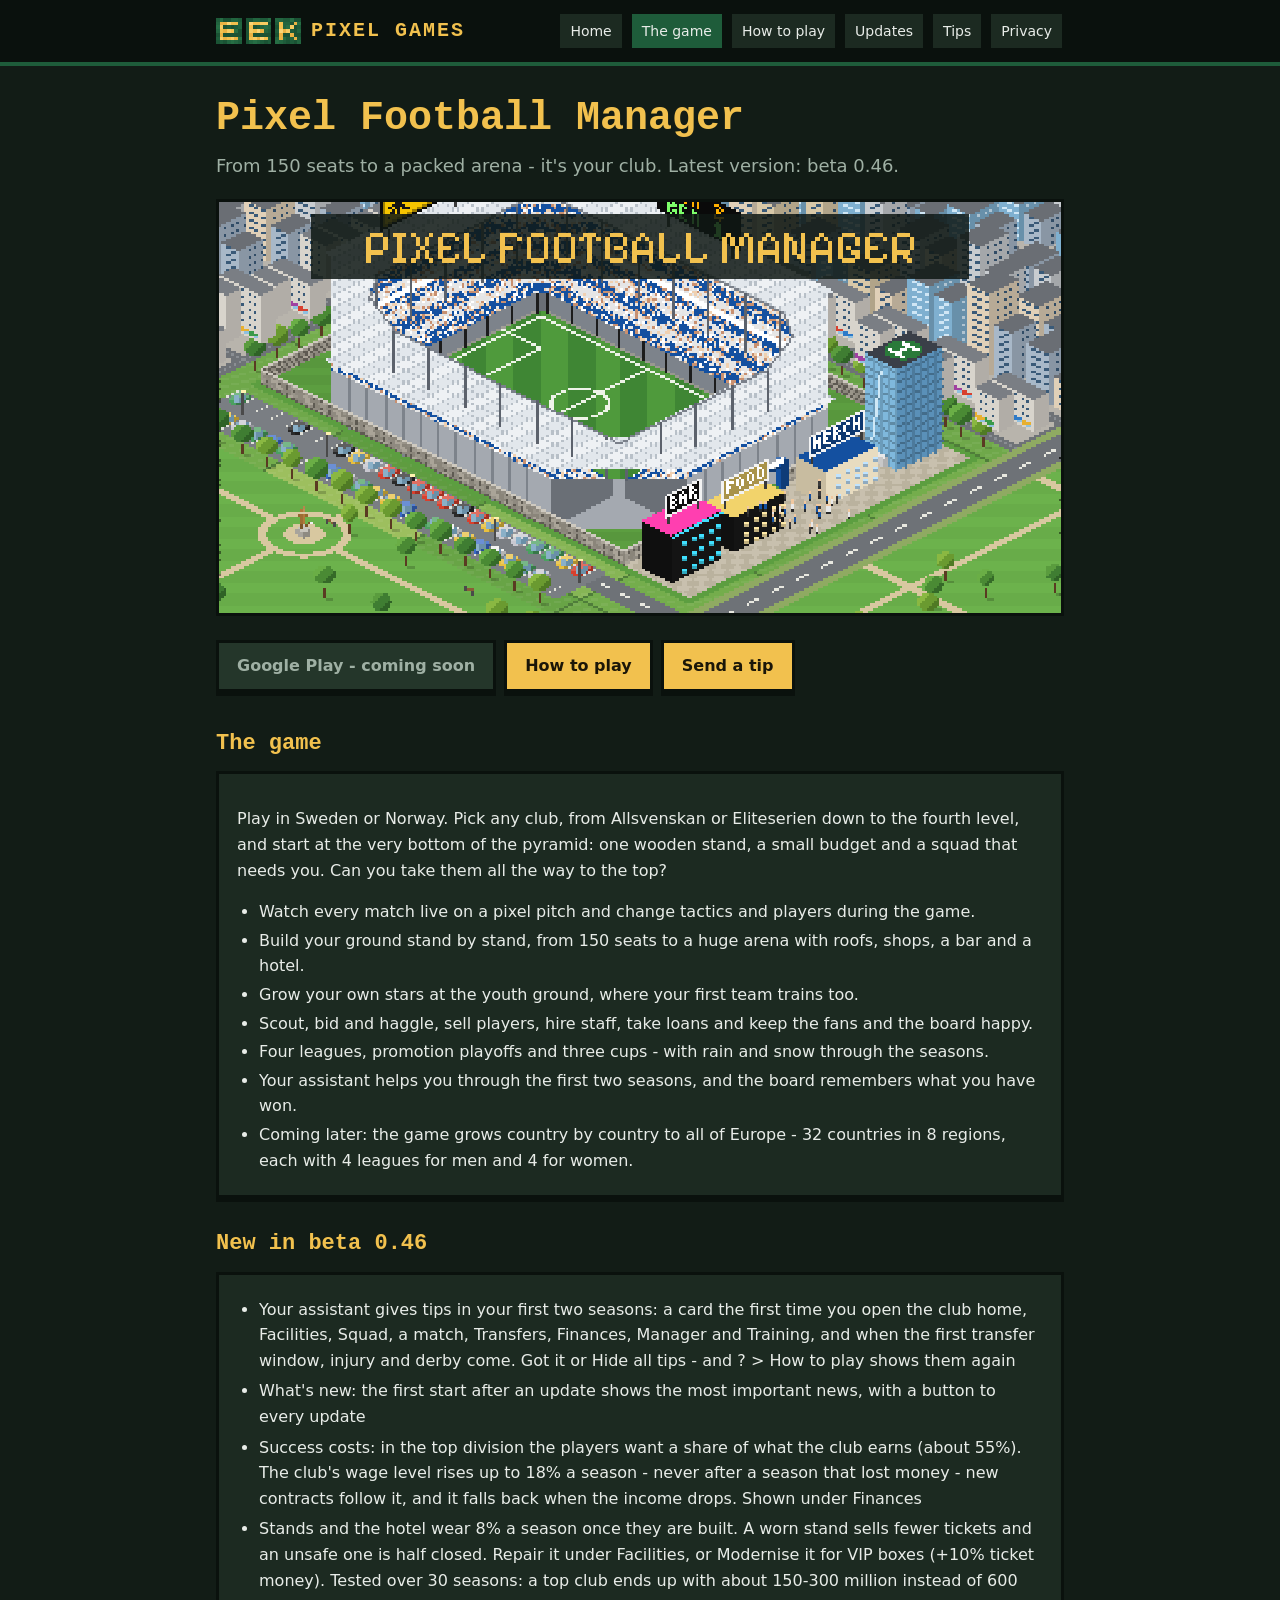
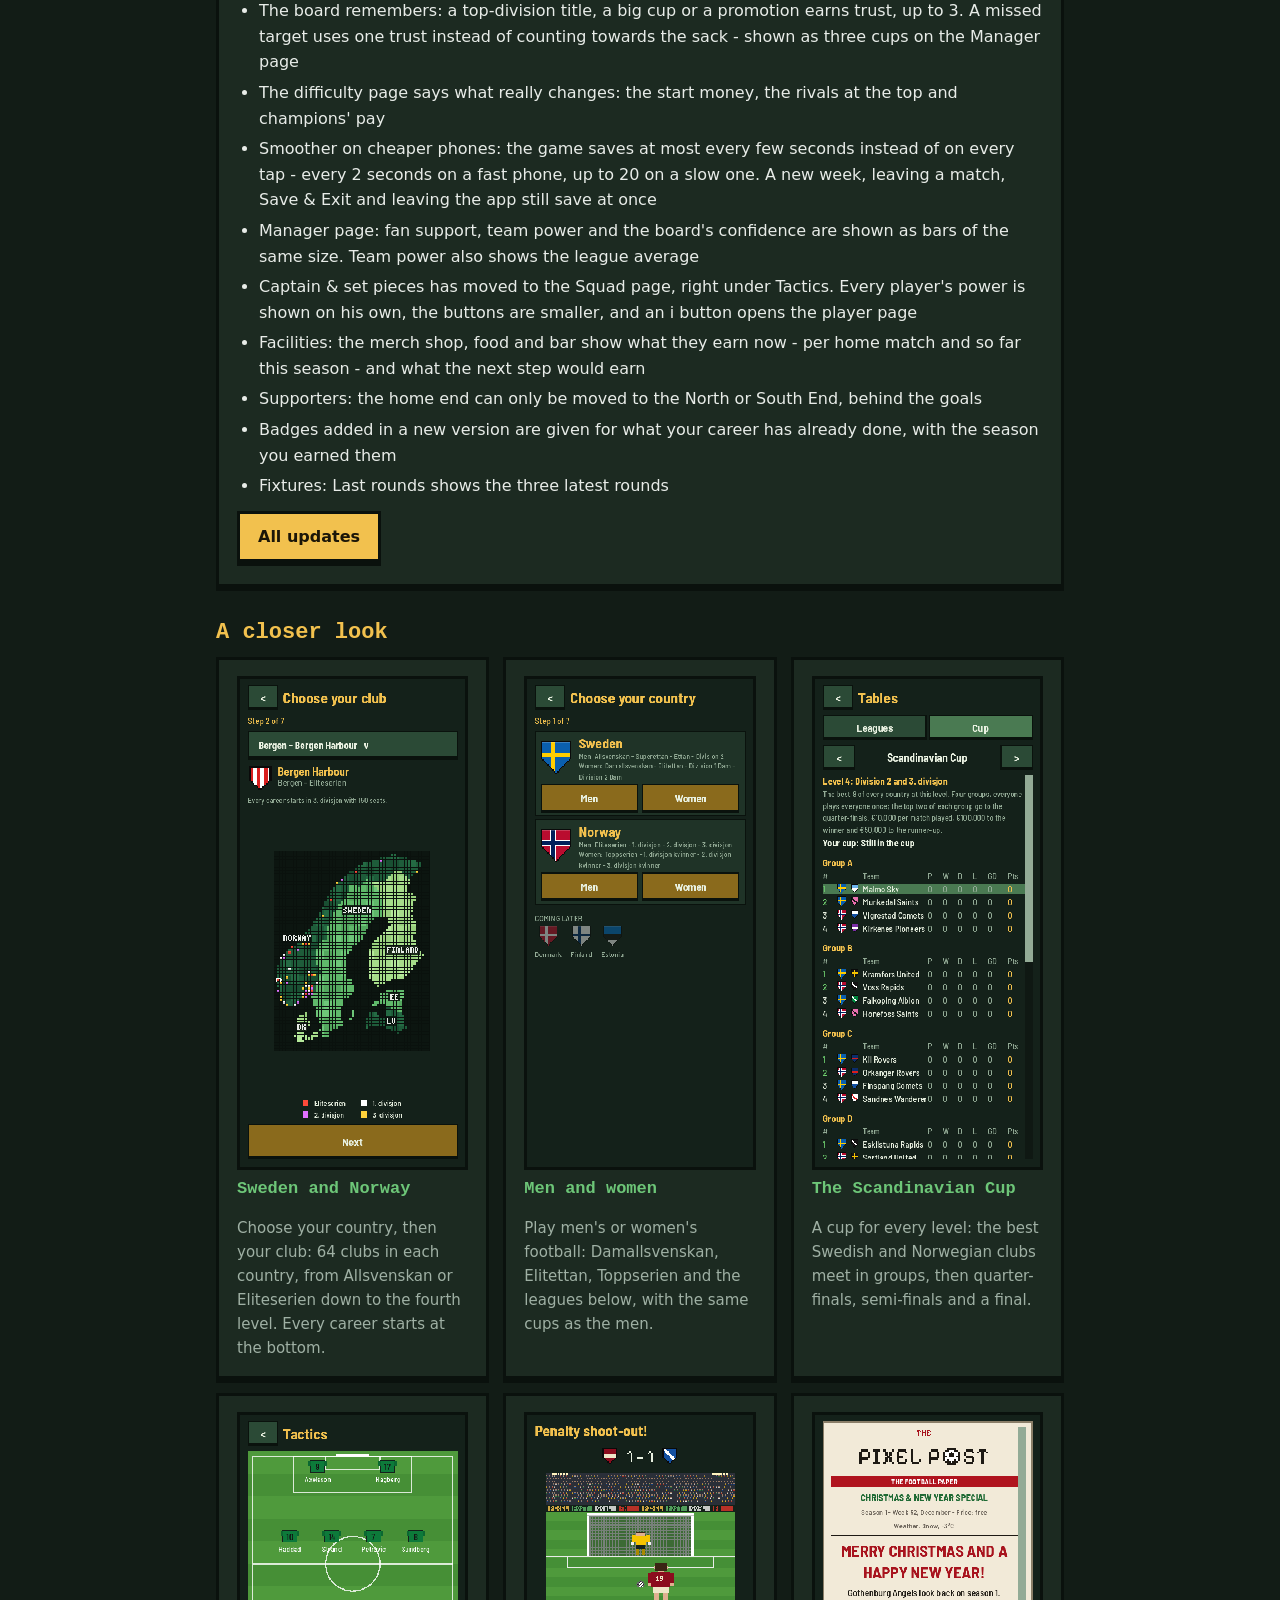
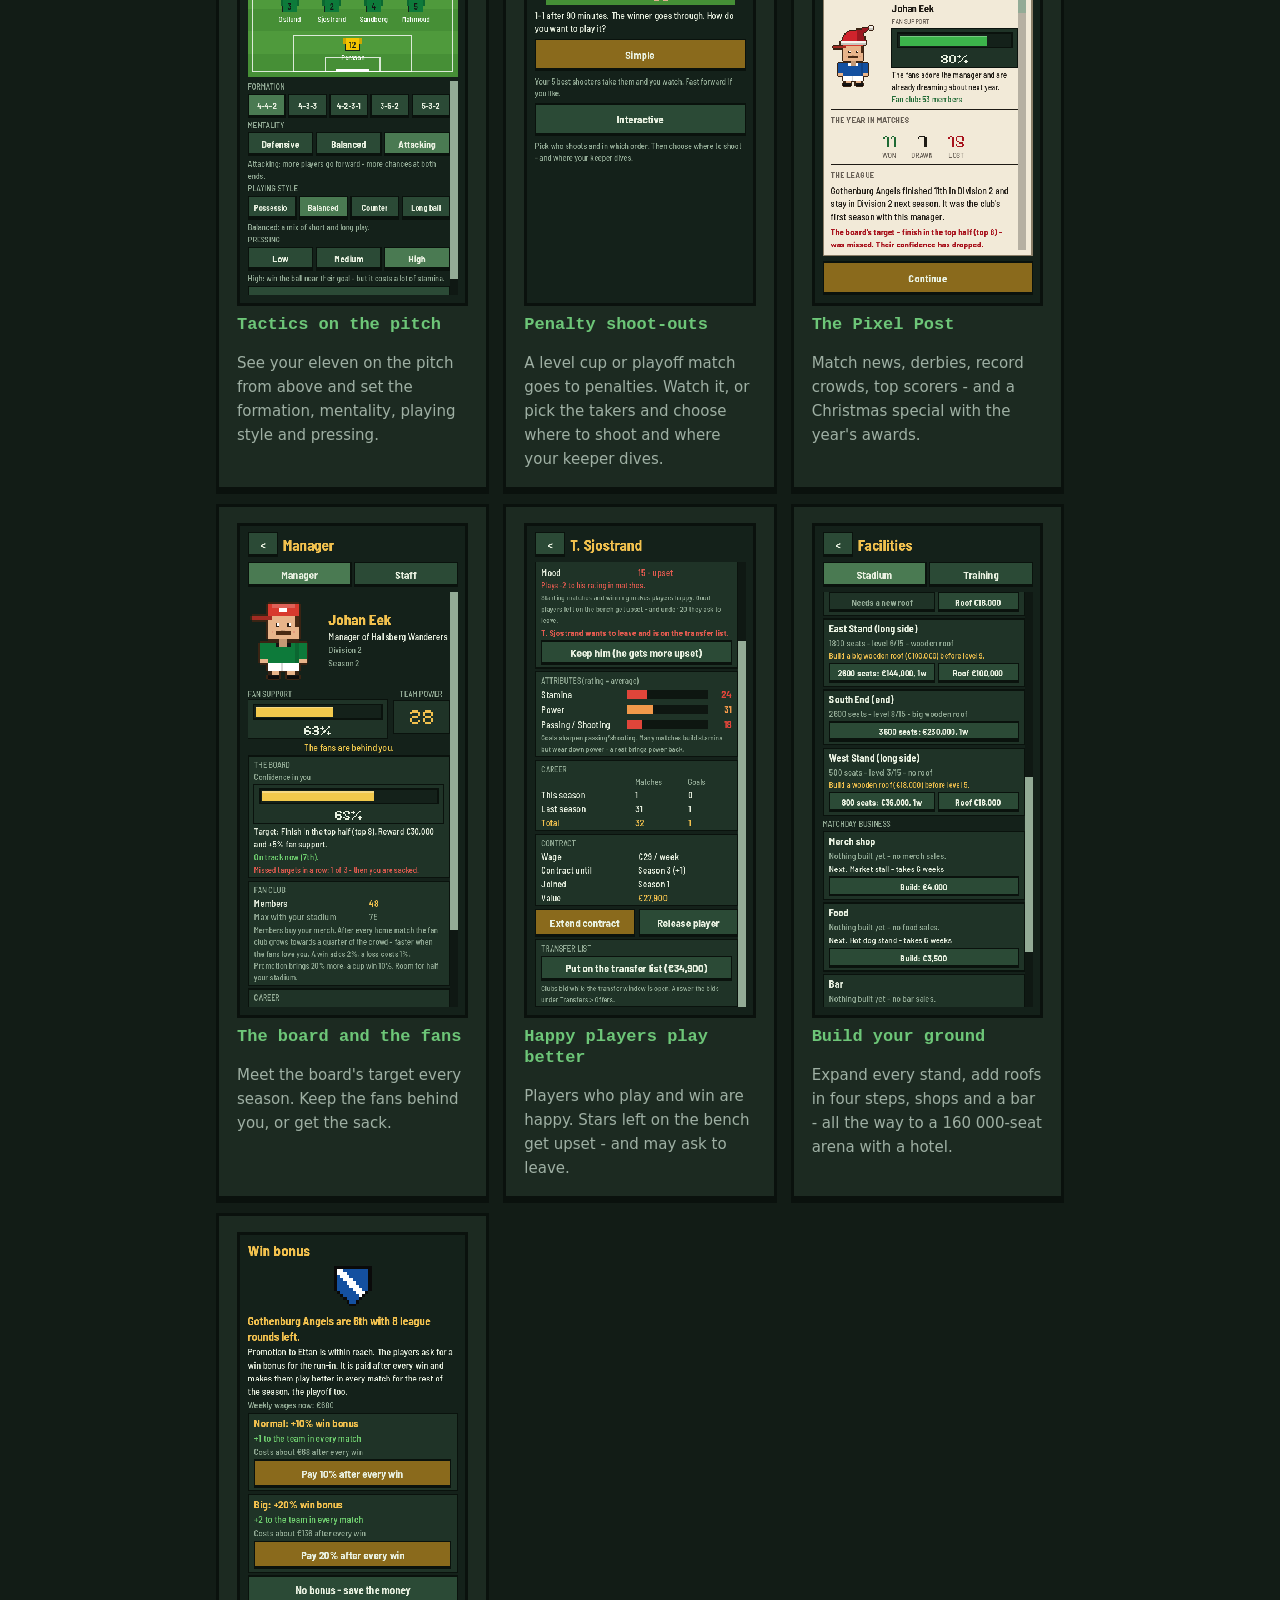
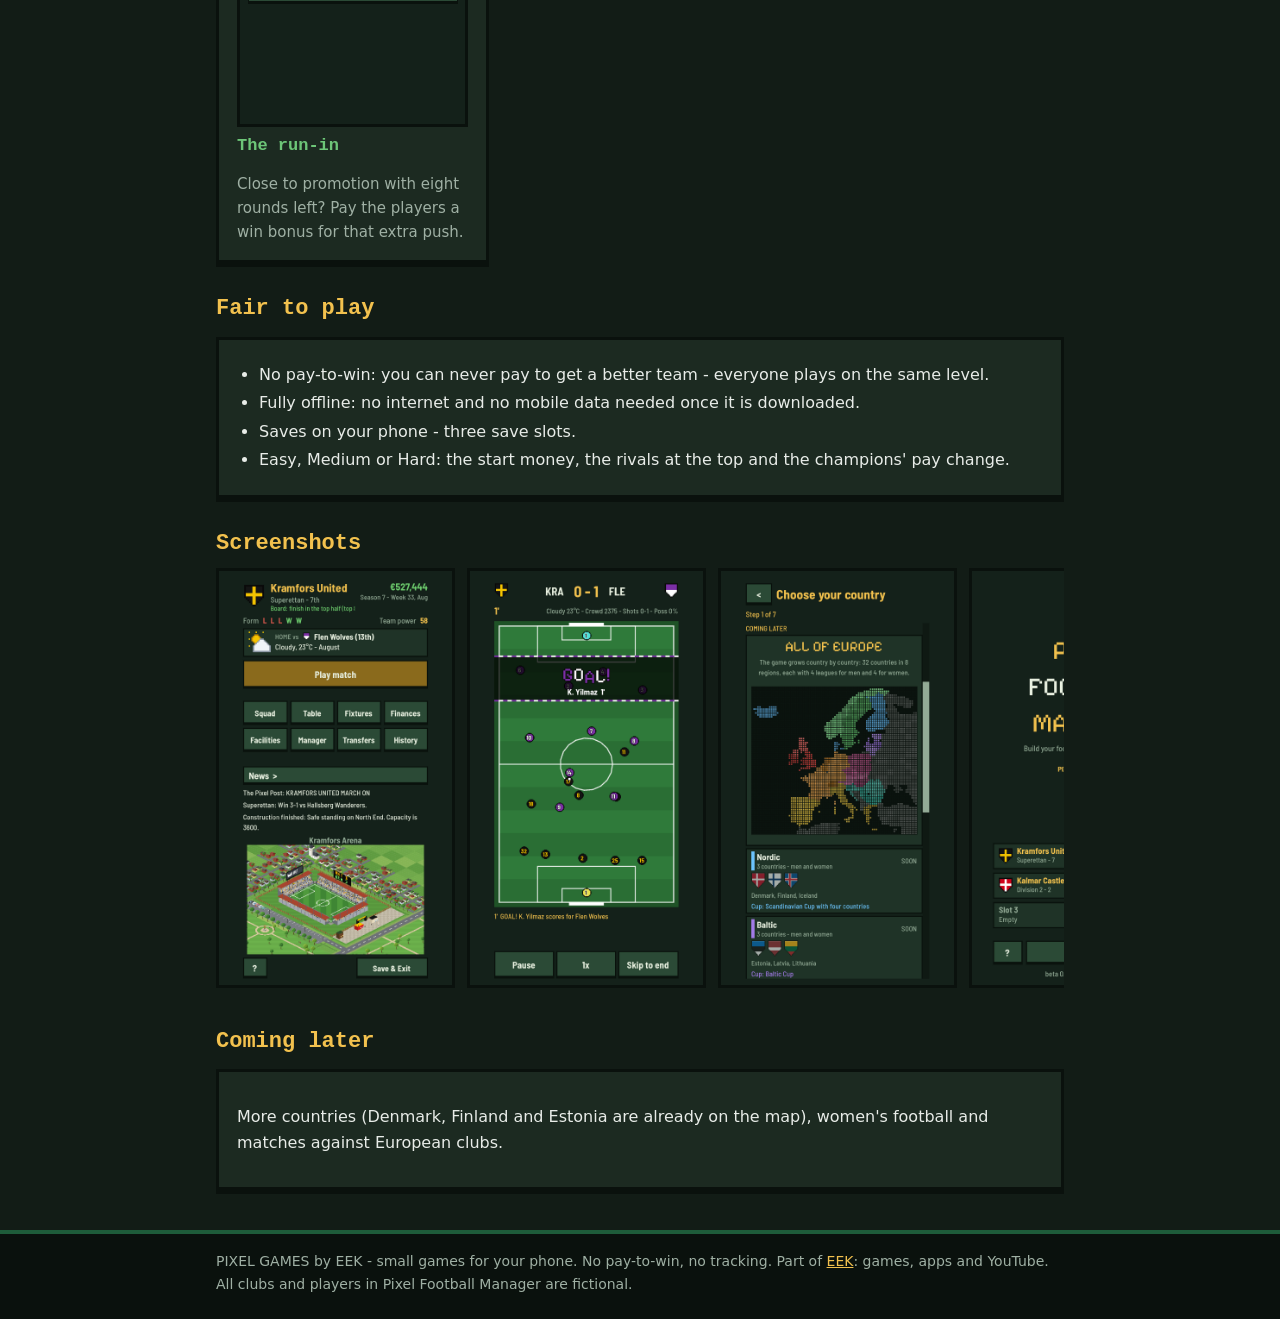
<file: football-manager/index.html>
<!doctype html>
<html lang="en"><head><meta charset="utf-8"><meta name="viewport" content="width=device-width, initial-scale=1">
<title>Pixel Football Manager</title><link rel="stylesheet" href="../style.css?v=eek8"><link rel="icon" href="../favicon.svg" type="image/svg+xml"><link rel="icon" href="../assets/favicon-32.png" sizes="32x32"><link rel="apple-touch-icon" href="../assets/apple-touch-icon.png">
</head><body>
<header class="top"><div class="wrap"><a class="logo" href="../index.html"><svg class="mark" viewBox="0 0 23 7" width="85" height="26" shape-rendering="crispEdges" role="img" aria-label="EEK"><rect x="0" y="0" width="1" height="1" fill="#1e5c3a"/><rect x="1" y="0" width="1" height="1" fill="#266e44"/><rect x="2" y="0" width="1" height="1" fill="#1a5334"/><rect x="3" y="0" width="1" height="1" fill="#1a5334"/><rect x="4" y="0" width="1" height="1" fill="#22653f"/><rect x="5" y="0" width="1" height="1" fill="#22653f"/><rect x="6" y="0" width="1" height="1" fill="#1e5c3a"/><rect x="0" y="1" width="1" height="1" fill="#22653f"/><rect x="1" y="1" width="1" height="1" fill="#e9b343"/><rect x="2" y="1" width="1" height="1" fill="#e9b343"/><rect x="3" y="1" width="1" height="1" fill="#fad575"/><rect x="4" y="1" width="1" height="1" fill="#f2c14e"/><rect x="5" y="1" width="1" height="1" fill="#f2c14e"/><rect x="6" y="1" width="1" height="1" fill="#22653f"/><rect x="0" y="2" width="1" height="1" fill="#266e44"/><rect x="1" y="2" width="1" height="1" fill="#f6cc62"/><rect x="2" y="2" width="1" height="1" fill="#1a5334"/><rect x="3" y="2" width="1" height="1" fill="#1e5c3a"/><rect x="4" y="2" width="1" height="1" fill="#1a5334"/><rect x="5" y="2" width="1" height="1" fill="#1e5c3a"/><rect x="6" y="2" width="1" height="1" fill="#22653f"/><rect x="0" y="3" width="1" height="1" fill="#22653f"/><rect x="1" y="3" width="1" height="1" fill="#f2c14e"/><rect x="2" y="3" width="1" height="1" fill="#e9b343"/><rect x="3" y="3" width="1" height="1" fill="#f6cc62"/><rect x="4" y="3" width="1" height="1" fill="#f2c14e"/><rect x="5" y="3" width="1" height="1" fill="#266e44"/><rect x="6" y="3" width="1" height="1" fill="#1a5334"/><rect x="0" y="4" width="1" height="1" fill="#1a5334"/><rect x="1" y="4" width="1" height="1" fill="#e9b343"/><rect x="2" y="4" width="1" height="1" fill="#1a5334"/><rect x="3" y="4" width="1" height="1" fill="#1a5334"/><rect x="4" y="4" width="1" height="1" fill="#1a5334"/><rect x="5" y="4" width="1" height="1" fill="#1a5334"/><rect x="6" y="4" width="1" height="1" fill="#1a5334"/><rect x="0" y="5" width="1" height="1" fill="#1e5c3a"/><rect x="1" y="5" width="1" height="1" fill="#f6cc62"/><rect x="2" y="5" width="1" height="1" fill="#e9b343"/><rect x="3" y="5" width="1" height="1" fill="#f2c14e"/><rect x="4" y="5" width="1" height="1" fill="#f6cc62"/><rect x="5" y="5" width="1" height="1" fill="#e9b343"/><rect x="6" y="5" width="1" height="1" fill="#266e44"/><rect x="0" y="6" width="1" height="1" fill="#1a5334"/><rect x="1" y="6" width="1" height="1" fill="#1e5c3a"/><rect x="2" y="6" width="1" height="1" fill="#1a5334"/><rect x="3" y="6" width="1" height="1" fill="#22653f"/><rect x="4" y="6" width="1" height="1" fill="#266e44"/><rect x="5" y="6" width="1" height="1" fill="#22653f"/><rect x="6" y="6" width="1" height="1" fill="#1e5c3a"/><rect x="8" y="0" width="1" height="1" fill="#1a5334"/><rect x="9" y="0" width="1" height="1" fill="#1a5334"/><rect x="10" y="0" width="1" height="1" fill="#22653f"/><rect x="11" y="0" width="1" height="1" fill="#22653f"/><rect x="12" y="0" width="1" height="1" fill="#1e5c3a"/><rect x="13" y="0" width="1" height="1" fill="#1e5c3a"/><rect x="14" y="0" width="1" height="1" fill="#266e44"/><rect x="8" y="1" width="1" height="1" fill="#1a5334"/><rect x="9" y="1" width="1" height="1" fill="#fad575"/><rect x="10" y="1" width="1" height="1" fill="#f2c14e"/><rect x="11" y="1" width="1" height="1" fill="#f2c14e"/><rect x="12" y="1" width="1" height="1" fill="#f6cc62"/><rect x="13" y="1" width="1" height="1" fill="#f6cc62"/><rect x="14" y="1" width="1" height="1" fill="#1a5334"/><rect x="8" y="2" width="1" height="1" fill="#1a5334"/><rect x="9" y="2" width="1" height="1" fill="#f2c14e"/><rect x="10" y="2" width="1" height="1" fill="#1a5334"/><rect x="11" y="2" width="1" height="1" fill="#1e5c3a"/><rect x="12" y="2" width="1" height="1" fill="#22653f"/><rect x="13" y="2" width="1" height="1" fill="#266e44"/><rect x="14" y="2" width="1" height="1" fill="#22653f"/><rect x="8" y="3" width="1" height="1" fill="#1a5334"/><rect x="9" y="3" width="1" height="1" fill="#f6cc62"/><rect x="10" y="3" width="1" height="1" fill="#f2c14e"/><rect x="11" y="3" width="1" height="1" fill="#fad575"/><rect x="12" y="3" width="1" height="1" fill="#e9b343"/><rect x="13" y="3" width="1" height="1" fill="#22653f"/><rect x="14" y="3" width="1" height="1" fill="#1e5c3a"/><rect x="8" y="4" width="1" height="1" fill="#1a5334"/><rect x="9" y="4" width="1" height="1" fill="#e9b343"/><rect x="10" y="4" width="1" height="1" fill="#1a5334"/><rect x="11" y="4" width="1" height="1" fill="#1a5334"/><rect x="12" y="4" width="1" height="1" fill="#1a5334"/><rect x="13" y="4" width="1" height="1" fill="#1a5334"/><rect x="14" y="4" width="1" height="1" fill="#1a5334"/><rect x="8" y="5" width="1" height="1" fill="#1a5334"/><rect x="9" y="5" width="1" height="1" fill="#f2c14e"/><rect x="10" y="5" width="1" height="1" fill="#f6cc62"/><rect x="11" y="5" width="1" height="1" fill="#e9b343"/><rect x="12" y="5" width="1" height="1" fill="#fad575"/><rect x="13" y="5" width="1" height="1" fill="#f2c14e"/><rect x="14" y="5" width="1" height="1" fill="#22653f"/><rect x="8" y="6" width="1" height="1" fill="#1a5334"/><rect x="9" y="6" width="1" height="1" fill="#22653f"/><rect x="10" y="6" width="1" height="1" fill="#266e44"/><rect x="11" y="6" width="1" height="1" fill="#22653f"/><rect x="12" y="6" width="1" height="1" fill="#1e5c3a"/><rect x="13" y="6" width="1" height="1" fill="#1a5334"/><rect x="14" y="6" width="1" height="1" fill="#1e5c3a"/><rect x="16" y="0" width="1" height="1" fill="#22653f"/><rect x="17" y="0" width="1" height="1" fill="#22653f"/><rect x="18" y="0" width="1" height="1" fill="#1e5c3a"/><rect x="19" y="0" width="1" height="1" fill="#1e5c3a"/><rect x="20" y="0" width="1" height="1" fill="#266e44"/><rect x="21" y="0" width="1" height="1" fill="#1a5334"/><rect x="22" y="0" width="1" height="1" fill="#1a5334"/><rect x="16" y="1" width="1" height="1" fill="#1e5c3a"/><rect x="17" y="1" width="1" height="1" fill="#f2c14e"/><rect x="18" y="1" width="1" height="1" fill="#22653f"/><rect x="19" y="1" width="1" height="1" fill="#22653f"/><rect x="20" y="1" width="1" height="1" fill="#1a5334"/><rect x="21" y="1" width="1" height="1" fill="#e9b343"/><rect x="22" y="1" width="1" height="1" fill="#266e44"/><rect x="16" y="2" width="1" height="1" fill="#1a5334"/><rect x="17" y="2" width="1" height="1" fill="#f2c14e"/><rect x="18" y="2" width="1" height="1" fill="#22653f"/><rect x="19" y="2" width="1" height="1" fill="#266e44"/><rect x="20" y="2" width="1" height="1" fill="#f6cc62"/><rect x="21" y="2" width="1" height="1" fill="#1a5334"/><rect x="22" y="2" width="1" height="1" fill="#1e5c3a"/><rect x="16" y="3" width="1" height="1" fill="#1e5c3a"/><rect x="17" y="3" width="1" height="1" fill="#fad575"/><rect x="18" y="3" width="1" height="1" fill="#e9b343"/><rect x="19" y="3" width="1" height="1" fill="#f6cc62"/><rect x="20" y="3" width="1" height="1" fill="#1e5c3a"/><rect x="21" y="3" width="1" height="1" fill="#1a5334"/><rect x="22" y="3" width="1" height="1" fill="#22653f"/><rect x="16" y="4" width="1" height="1" fill="#1a5334"/><rect x="17" y="4" width="1" height="1" fill="#e9b343"/><rect x="18" y="4" width="1" height="1" fill="#1a5334"/><rect x="19" y="4" width="1" height="1" fill="#1a5334"/><rect x="20" y="4" width="1" height="1" fill="#e9b343"/><rect x="21" y="4" width="1" height="1" fill="#1a5334"/><rect x="22" y="4" width="1" height="1" fill="#1a5334"/><rect x="16" y="5" width="1" height="1" fill="#22653f"/><rect x="17" y="5" width="1" height="1" fill="#e9b343"/><rect x="18" y="5" width="1" height="1" fill="#266e44"/><rect x="19" y="5" width="1" height="1" fill="#1e5c3a"/><rect x="20" y="5" width="1" height="1" fill="#22653f"/><rect x="21" y="5" width="1" height="1" fill="#e9b343"/><rect x="22" y="5" width="1" height="1" fill="#1e5c3a"/><rect x="16" y="6" width="1" height="1" fill="#266e44"/><rect x="17" y="6" width="1" height="1" fill="#22653f"/><rect x="18" y="6" width="1" height="1" fill="#1e5c3a"/><rect x="19" y="6" width="1" height="1" fill="#1a5334"/><rect x="20" y="6" width="1" height="1" fill="#1e5c3a"/><rect x="21" y="6" width="1" height="1" fill="#1a5334"/><rect x="22" y="6" width="1" height="1" fill="#22653f"/></svg>PIXEL GAMES</a><nav><a href="../index.html">Home</a><a href="index.html" class="on">The game</a><a href="how-to-play.html">How to play</a><a href="updates.html">Updates</a><a href="tips.html">Tips</a><a href="privacy.html">Privacy</a></nav></div></header>
<main class="wrap">

<h1>Pixel Football Manager</h1>
<p class="lead">From 150 seats to a packed arena - it's your club. Latest version: beta 0.46.</p>
<img class="hero" src="../assets/pfm-feature.png" alt="Pixel Football Manager">
<span class="btn off">Google Play - coming soon</span><a class="btn" href="how-to-play.html">How to play</a><a class="btn" href="tips.html">Send a tip</a>
<h2>The game</h2>
<div class="panel"><p>Play in Sweden or Norway. Pick any club, from Allsvenskan or Eliteserien down to the fourth level, and start at the very bottom of the
pyramid: one wooden stand, a small budget and a squad that needs you. Can you take them all the way to the top?</p>
<ul><li>Watch every match live on a pixel pitch and change tactics and players during the game.</li>
<li>Build your ground stand by stand, from 150 seats to a huge arena with roofs, shops, a bar and a hotel.</li>
<li>Grow your own stars at the youth ground, where your first team trains too.</li>
<li>Scout, bid and haggle, sell players, hire staff, take loans and keep the fans and the board happy.</li>
<li>Four leagues, promotion playoffs and three cups - with rain and snow through the seasons.</li>
<li>Your assistant helps you through the first two seasons, and the board remembers what you have won.</li>
<li>Coming later: the game grows country by country to all of Europe - 32 countries in 8 regions, each with 4 leagues for men and 4 for women.</li></ul></div>
<h2>New in beta 0.46</h2>
<div class="panel new"><ul><li>Your assistant gives tips in your first two seasons: a card the first time you open the club home, Facilities, Squad, a match, Transfers, Finances, Manager and Training, and when the first transfer window, injury and derby come. Got it or Hide all tips - and ? &gt; How to play shows them again</li><li>What&#x27;s new: the first start after an update shows the most important news, with a button to every update</li><li>Success costs: in the top division the players want a share of what the club earns (about 55%). The club&#x27;s wage level rises up to 18% a season - never after a season that lost money - new contracts follow it, and it falls back when the income drops. Shown under Finances</li><li>Stands and the hotel wear 8% a season once they are built. A worn stand sells fewer tickets and an unsafe one is half closed. Repair it under Facilities, or Modernise it for VIP boxes (+10% ticket money). Tested over 30 seasons: a top club ends up with about 150-300 million instead of 600</li><li>The board remembers: a top-division title, a big cup or a promotion earns trust, up to 3. A missed target uses one trust instead of counting towards the sack - shown as three cups on the Manager page</li><li>The difficulty page says what really changes: the start money, the rivals at the top and champions&#x27; pay</li><li>Smoother on cheaper phones: the game saves at most every few seconds instead of on every tap - every 2 seconds on a fast phone, up to 20 on a slow one. A new week, leaving a match, Save &amp; Exit and leaving the app still save at once</li><li>Manager page: fan support, team power and the board&#x27;s confidence are shown as bars of the same size. Team power also shows the league average</li><li>Captain &amp; set pieces has moved to the Squad page, right under Tactics. Every player&#x27;s power is shown on his own, the buttons are smaller, and an i button opens the player page</li><li>Facilities: the merch shop, food and bar show what they earn now - per home match and so far this season - and what the next step would earn</li><li>Supporters: the home end can only be moved to the North or South End, behind the goals</li><li>Badges added in a new version are given for what your career has already done, with the season you earned them</li><li>Fixtures: Last rounds shows the three latest rounds</li></ul><a class="btn" href="updates.html">All updates</a></div>
<h2>A closer look</h2>
<div class="features"><figure class="panel feat"><img src="../assets/pfm-no_clubs.png" alt="Sweden and Norway" loading="lazy"><h3>Sweden and Norway</h3><p>Choose your country, then your club: 64 clubs in each country, from Allsvenskan or Eliteserien down to the fourth level. Every career starts at the bottom.</p></figure><figure class="panel feat"><img src="../assets/pfm-w_country.png" alt="Men and women" loading="lazy"><h3>Men and women</h3><p>Play men&#x27;s or women&#x27;s football: Damallsvenskan, Elitettan, Toppserien and the leagues below, with the same cups as the men.</p></figure><figure class="panel feat"><img src="../assets/pfm-scan_cup.png" alt="The Scandinavian Cup" loading="lazy"><h3>The Scandinavian Cup</h3><p>A cup for every level: the best Swedish and Norwegian clubs meet in groups, then quarter-finals, semi-finals and a final.</p></figure><figure class="panel feat"><img src="../assets/pfm-upd_tactics.png" alt="Tactics on the pitch" loading="lazy"><h3>Tactics on the pitch</h3><p>See your eleven on the pitch from above and set the formation, mentality, playing style and pressing.</p></figure><figure class="panel feat"><img src="../assets/pfm-pens_real_choice.png" alt="Penalty shoot-outs" loading="lazy"><h3>Penalty shoot-outs</h3><p>A level cup or playoff match goes to penalties. Watch it, or pick the takers and choose where to shoot and where your keeper dives.</p></figure><figure class="panel feat"><img src="../assets/pfm-upd_xmas_awards.png" alt="The Pixel Post" loading="lazy"><h3>The Pixel Post</h3><p>Match news, derbies, record crowds, top scorers - and a Christmas special with the year&#x27;s awards.</p></figure><figure class="panel feat"><img src="../assets/pfm-upd_manager_board.png" alt="The board and the fans" loading="lazy"><h3>The board and the fans</h3><p>Meet the board&#x27;s target every season. Keep the fans behind you, or get the sack.</p></figure><figure class="panel feat"><img src="../assets/pfm-upd_player_morale.png" alt="Happy players play better" loading="lazy"><h3>Happy players play better</h3><p>Players who play and win are happy. Stars left on the bench get upset - and may ask to leave.</p></figure><figure class="panel feat"><img src="../assets/pfm-roof_stadium_stands.png" alt="Build your ground" loading="lazy"><h3>Build your ground</h3><p>Expand every stand, add roofs in four steps, shops and a bar - all the way to a 160 000-seat arena with a hotel.</p></figure><figure class="panel feat"><img src="../assets/pfm-proto_win_bonus.png" alt="The run-in" loading="lazy"><h3>The run-in</h3><p>Close to promotion with eight rounds left? Pay the players a win bonus for that extra push.</p></figure></div>
<h2>Fair to play</h2>
<div class="panel"><ul><li>No pay-to-win: you can never pay to get a better team - everyone plays on the same level.</li>
<li>Fully offline: no internet and no mobile data needed once it is downloaded.</li>
<li>Saves on your phone - three save slots.</li>
<li>Easy, Medium or Hard: the start money, the rivals at the top and the champions&#x27; pay change.</li></ul></div>
<h2>Screenshots</h2>
<div class="shots"><img src="../assets/pfm-046-2.png" alt="Club home: next match, news and your stadium" loading="lazy"><img src="../assets/pfm-046-3.png" alt="A live match on the pixel pitch" loading="lazy"><img src="../assets/pfm-046-4.png" alt="Choose your country - and all of Europe coming later" loading="lazy"><img src="../assets/pfm-046-1.png" alt="Start page with three save slots" loading="lazy"></div>
<h2>Coming later</h2>
<div class="panel"><p>More countries (Denmark, Finland and Estonia are already on the map), women's
football and matches against European clubs.</p></div>

</main>
<footer><div class="wrap">PIXEL GAMES by EEK - small games for your phone. No pay-to-win, no tracking. Part of <a href="../index.html">EEK</a>: games, apps and YouTube.<br>
All clubs and players in Pixel Football Manager are fictional.</div></footer>
</body></html>
</file>
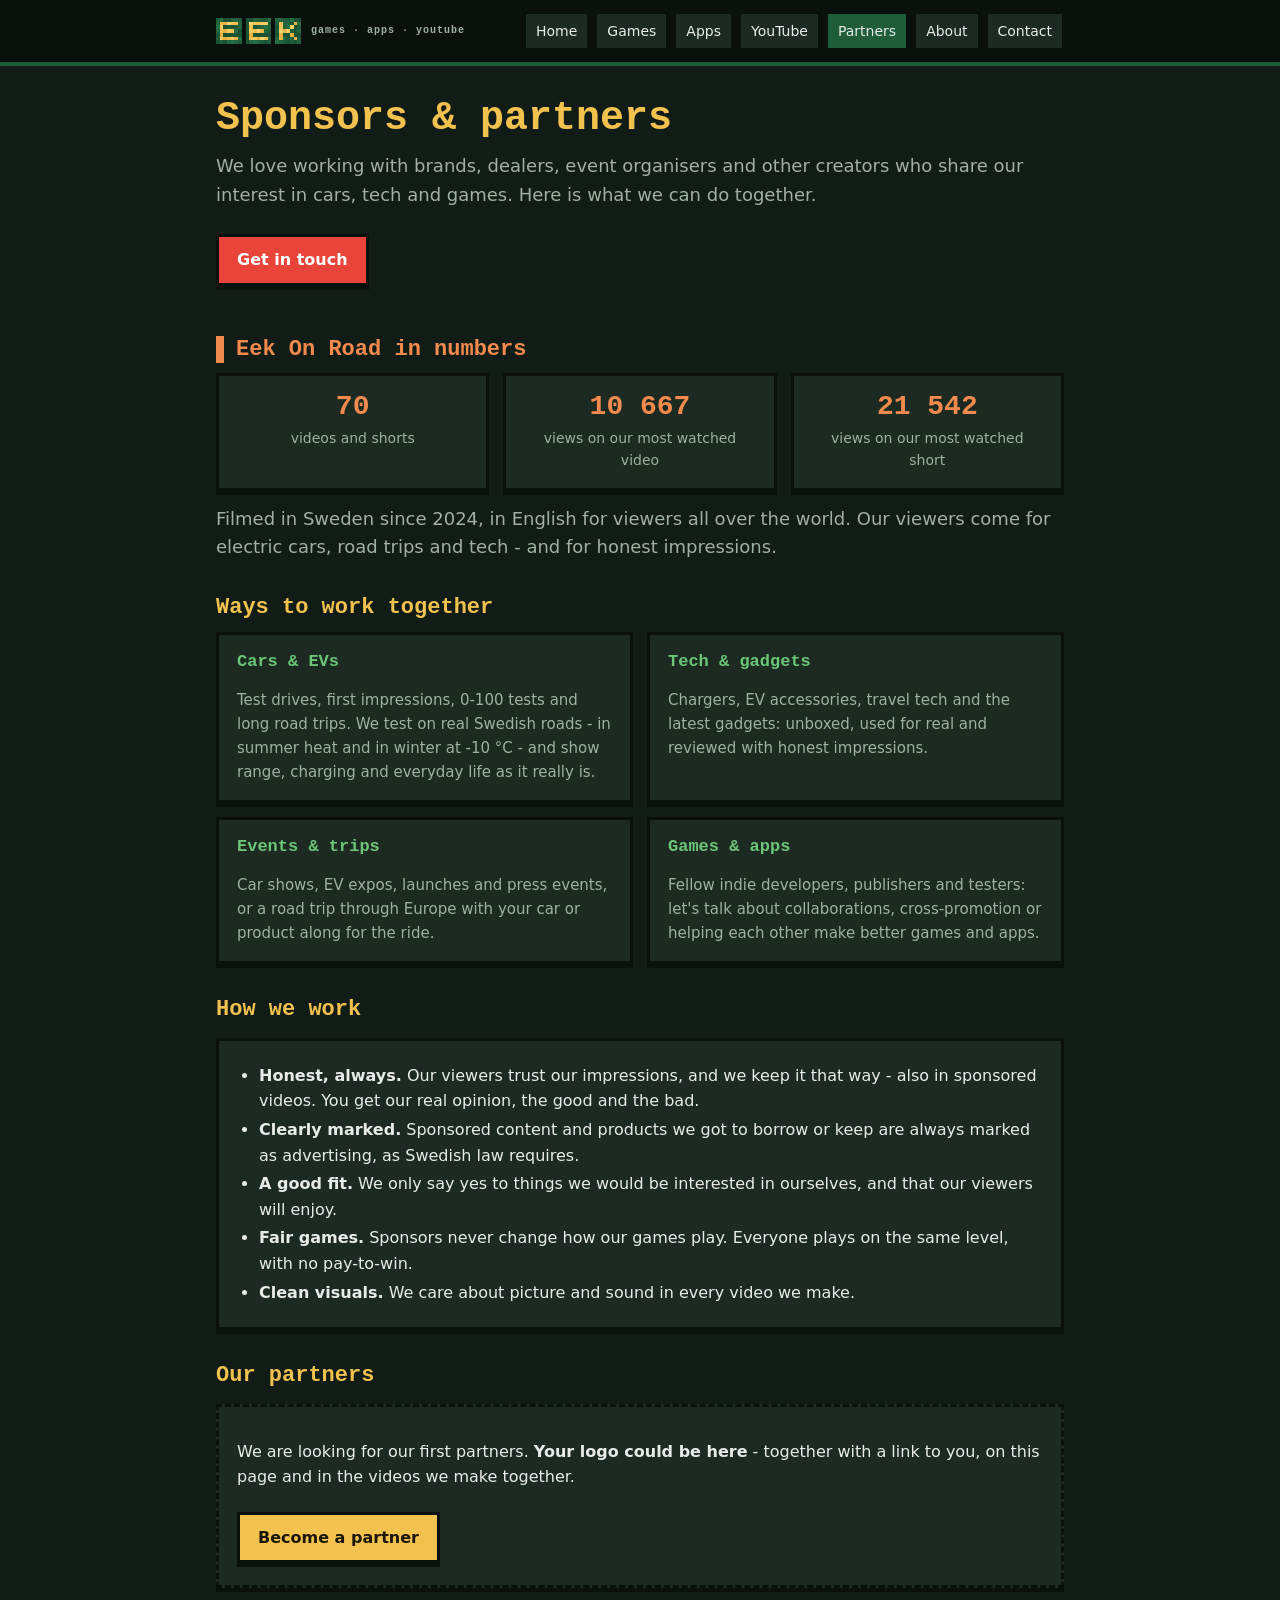
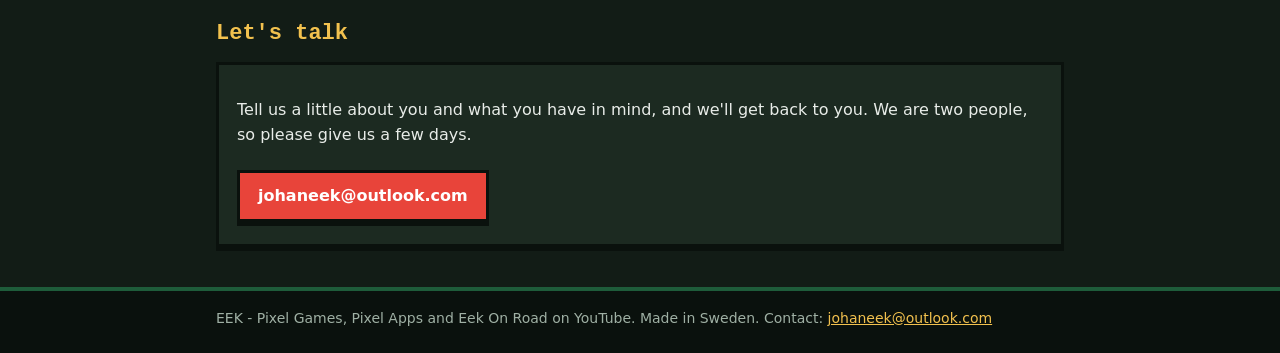
<file: partners.html>
<!doctype html>
<html lang="en"><head><meta charset="utf-8"><meta name="viewport" content="width=device-width, initial-scale=1">
<title>Sponsors and partners - EEK</title><link rel="stylesheet" href="style.css?v=eek8"><link rel="icon" href="favicon.svg" type="image/svg+xml"><link rel="icon" href="assets/favicon-32.png" sizes="32x32"><link rel="apple-touch-icon" href="assets/apple-touch-icon.png">
</head><body>
<header class="top"><div class="wrap"><a class="logo" href="index.html"><svg class="mark" viewBox="0 0 23 7" width="85" height="26" shape-rendering="crispEdges" role="img" aria-label="EEK"><rect x="0" y="0" width="1" height="1" fill="#1e5c3a"/><rect x="1" y="0" width="1" height="1" fill="#266e44"/><rect x="2" y="0" width="1" height="1" fill="#1a5334"/><rect x="3" y="0" width="1" height="1" fill="#1a5334"/><rect x="4" y="0" width="1" height="1" fill="#22653f"/><rect x="5" y="0" width="1" height="1" fill="#22653f"/><rect x="6" y="0" width="1" height="1" fill="#1e5c3a"/><rect x="0" y="1" width="1" height="1" fill="#22653f"/><rect x="1" y="1" width="1" height="1" fill="#e9b343"/><rect x="2" y="1" width="1" height="1" fill="#e9b343"/><rect x="3" y="1" width="1" height="1" fill="#fad575"/><rect x="4" y="1" width="1" height="1" fill="#f2c14e"/><rect x="5" y="1" width="1" height="1" fill="#f2c14e"/><rect x="6" y="1" width="1" height="1" fill="#22653f"/><rect x="0" y="2" width="1" height="1" fill="#266e44"/><rect x="1" y="2" width="1" height="1" fill="#f6cc62"/><rect x="2" y="2" width="1" height="1" fill="#1a5334"/><rect x="3" y="2" width="1" height="1" fill="#1e5c3a"/><rect x="4" y="2" width="1" height="1" fill="#1a5334"/><rect x="5" y="2" width="1" height="1" fill="#1e5c3a"/><rect x="6" y="2" width="1" height="1" fill="#22653f"/><rect x="0" y="3" width="1" height="1" fill="#22653f"/><rect x="1" y="3" width="1" height="1" fill="#f2c14e"/><rect x="2" y="3" width="1" height="1" fill="#e9b343"/><rect x="3" y="3" width="1" height="1" fill="#f6cc62"/><rect x="4" y="3" width="1" height="1" fill="#f2c14e"/><rect x="5" y="3" width="1" height="1" fill="#266e44"/><rect x="6" y="3" width="1" height="1" fill="#1a5334"/><rect x="0" y="4" width="1" height="1" fill="#1a5334"/><rect x="1" y="4" width="1" height="1" fill="#e9b343"/><rect x="2" y="4" width="1" height="1" fill="#1a5334"/><rect x="3" y="4" width="1" height="1" fill="#1a5334"/><rect x="4" y="4" width="1" height="1" fill="#1a5334"/><rect x="5" y="4" width="1" height="1" fill="#1a5334"/><rect x="6" y="4" width="1" height="1" fill="#1a5334"/><rect x="0" y="5" width="1" height="1" fill="#1e5c3a"/><rect x="1" y="5" width="1" height="1" fill="#f6cc62"/><rect x="2" y="5" width="1" height="1" fill="#e9b343"/><rect x="3" y="5" width="1" height="1" fill="#f2c14e"/><rect x="4" y="5" width="1" height="1" fill="#f6cc62"/><rect x="5" y="5" width="1" height="1" fill="#e9b343"/><rect x="6" y="5" width="1" height="1" fill="#266e44"/><rect x="0" y="6" width="1" height="1" fill="#1a5334"/><rect x="1" y="6" width="1" height="1" fill="#1e5c3a"/><rect x="2" y="6" width="1" height="1" fill="#1a5334"/><rect x="3" y="6" width="1" height="1" fill="#22653f"/><rect x="4" y="6" width="1" height="1" fill="#266e44"/><rect x="5" y="6" width="1" height="1" fill="#22653f"/><rect x="6" y="6" width="1" height="1" fill="#1e5c3a"/><rect x="8" y="0" width="1" height="1" fill="#1a5334"/><rect x="9" y="0" width="1" height="1" fill="#1a5334"/><rect x="10" y="0" width="1" height="1" fill="#22653f"/><rect x="11" y="0" width="1" height="1" fill="#22653f"/><rect x="12" y="0" width="1" height="1" fill="#1e5c3a"/><rect x="13" y="0" width="1" height="1" fill="#1e5c3a"/><rect x="14" y="0" width="1" height="1" fill="#266e44"/><rect x="8" y="1" width="1" height="1" fill="#1a5334"/><rect x="9" y="1" width="1" height="1" fill="#fad575"/><rect x="10" y="1" width="1" height="1" fill="#f2c14e"/><rect x="11" y="1" width="1" height="1" fill="#f2c14e"/><rect x="12" y="1" width="1" height="1" fill="#f6cc62"/><rect x="13" y="1" width="1" height="1" fill="#f6cc62"/><rect x="14" y="1" width="1" height="1" fill="#1a5334"/><rect x="8" y="2" width="1" height="1" fill="#1a5334"/><rect x="9" y="2" width="1" height="1" fill="#f2c14e"/><rect x="10" y="2" width="1" height="1" fill="#1a5334"/><rect x="11" y="2" width="1" height="1" fill="#1e5c3a"/><rect x="12" y="2" width="1" height="1" fill="#22653f"/><rect x="13" y="2" width="1" height="1" fill="#266e44"/><rect x="14" y="2" width="1" height="1" fill="#22653f"/><rect x="8" y="3" width="1" height="1" fill="#1a5334"/><rect x="9" y="3" width="1" height="1" fill="#f6cc62"/><rect x="10" y="3" width="1" height="1" fill="#f2c14e"/><rect x="11" y="3" width="1" height="1" fill="#fad575"/><rect x="12" y="3" width="1" height="1" fill="#e9b343"/><rect x="13" y="3" width="1" height="1" fill="#22653f"/><rect x="14" y="3" width="1" height="1" fill="#1e5c3a"/><rect x="8" y="4" width="1" height="1" fill="#1a5334"/><rect x="9" y="4" width="1" height="1" fill="#e9b343"/><rect x="10" y="4" width="1" height="1" fill="#1a5334"/><rect x="11" y="4" width="1" height="1" fill="#1a5334"/><rect x="12" y="4" width="1" height="1" fill="#1a5334"/><rect x="13" y="4" width="1" height="1" fill="#1a5334"/><rect x="14" y="4" width="1" height="1" fill="#1a5334"/><rect x="8" y="5" width="1" height="1" fill="#1a5334"/><rect x="9" y="5" width="1" height="1" fill="#f2c14e"/><rect x="10" y="5" width="1" height="1" fill="#f6cc62"/><rect x="11" y="5" width="1" height="1" fill="#e9b343"/><rect x="12" y="5" width="1" height="1" fill="#fad575"/><rect x="13" y="5" width="1" height="1" fill="#f2c14e"/><rect x="14" y="5" width="1" height="1" fill="#22653f"/><rect x="8" y="6" width="1" height="1" fill="#1a5334"/><rect x="9" y="6" width="1" height="1" fill="#22653f"/><rect x="10" y="6" width="1" height="1" fill="#266e44"/><rect x="11" y="6" width="1" height="1" fill="#22653f"/><rect x="12" y="6" width="1" height="1" fill="#1e5c3a"/><rect x="13" y="6" width="1" height="1" fill="#1a5334"/><rect x="14" y="6" width="1" height="1" fill="#1e5c3a"/><rect x="16" y="0" width="1" height="1" fill="#22653f"/><rect x="17" y="0" width="1" height="1" fill="#22653f"/><rect x="18" y="0" width="1" height="1" fill="#1e5c3a"/><rect x="19" y="0" width="1" height="1" fill="#1e5c3a"/><rect x="20" y="0" width="1" height="1" fill="#266e44"/><rect x="21" y="0" width="1" height="1" fill="#1a5334"/><rect x="22" y="0" width="1" height="1" fill="#1a5334"/><rect x="16" y="1" width="1" height="1" fill="#1e5c3a"/><rect x="17" y="1" width="1" height="1" fill="#f2c14e"/><rect x="18" y="1" width="1" height="1" fill="#22653f"/><rect x="19" y="1" width="1" height="1" fill="#22653f"/><rect x="20" y="1" width="1" height="1" fill="#1a5334"/><rect x="21" y="1" width="1" height="1" fill="#e9b343"/><rect x="22" y="1" width="1" height="1" fill="#266e44"/><rect x="16" y="2" width="1" height="1" fill="#1a5334"/><rect x="17" y="2" width="1" height="1" fill="#f2c14e"/><rect x="18" y="2" width="1" height="1" fill="#22653f"/><rect x="19" y="2" width="1" height="1" fill="#266e44"/><rect x="20" y="2" width="1" height="1" fill="#f6cc62"/><rect x="21" y="2" width="1" height="1" fill="#1a5334"/><rect x="22" y="2" width="1" height="1" fill="#1e5c3a"/><rect x="16" y="3" width="1" height="1" fill="#1e5c3a"/><rect x="17" y="3" width="1" height="1" fill="#fad575"/><rect x="18" y="3" width="1" height="1" fill="#e9b343"/><rect x="19" y="3" width="1" height="1" fill="#f6cc62"/><rect x="20" y="3" width="1" height="1" fill="#1e5c3a"/><rect x="21" y="3" width="1" height="1" fill="#1a5334"/><rect x="22" y="3" width="1" height="1" fill="#22653f"/><rect x="16" y="4" width="1" height="1" fill="#1a5334"/><rect x="17" y="4" width="1" height="1" fill="#e9b343"/><rect x="18" y="4" width="1" height="1" fill="#1a5334"/><rect x="19" y="4" width="1" height="1" fill="#1a5334"/><rect x="20" y="4" width="1" height="1" fill="#e9b343"/><rect x="21" y="4" width="1" height="1" fill="#1a5334"/><rect x="22" y="4" width="1" height="1" fill="#1a5334"/><rect x="16" y="5" width="1" height="1" fill="#22653f"/><rect x="17" y="5" width="1" height="1" fill="#e9b343"/><rect x="18" y="5" width="1" height="1" fill="#266e44"/><rect x="19" y="5" width="1" height="1" fill="#1e5c3a"/><rect x="20" y="5" width="1" height="1" fill="#22653f"/><rect x="21" y="5" width="1" height="1" fill="#e9b343"/><rect x="22" y="5" width="1" height="1" fill="#1e5c3a"/><rect x="16" y="6" width="1" height="1" fill="#266e44"/><rect x="17" y="6" width="1" height="1" fill="#22653f"/><rect x="18" y="6" width="1" height="1" fill="#1e5c3a"/><rect x="19" y="6" width="1" height="1" fill="#1a5334"/><rect x="20" y="6" width="1" height="1" fill="#1e5c3a"/><rect x="21" y="6" width="1" height="1" fill="#1a5334"/><rect x="22" y="6" width="1" height="1" fill="#22653f"/></svg><small>games · apps · youtube</small></a><nav><a href="index.html">Home</a><a href="index.html#games">Games</a><a href="index.html#apps">Apps</a><a href="index.html#youtube">YouTube</a><a href="partners.html" class="on">Partners</a><a href="index.html#about">About</a><a href="index.html#contact">Contact</a></nav></div></header>
<main class="wrap">

<h1>Sponsors &amp; partners</h1>
<p class="lead">We love working with brands, dealers, event organisers and other creators who share our interest in cars, tech and games.
Here is what we can do together.</p>
<a class="btn red" href="mailto:johaneek@outlook.com?subject=%5BPartnership%5D%20">Get in touch</a>

<h2 class="sec road">Eek On Road in numbers</h2>
<!-- stats:start - written by tools/update-youtube.mjs, do not edit by hand -->
<div class="stats"><div class="panel stat"><b>70</b><span>videos and shorts</span></div><div class="panel stat"><b>10 667</b><span>views on our most watched video</span></div><div class="panel stat"><b>21 542</b><span>views on our most watched short</span></div></div>
<p class="lead">Filmed in Sweden since 2024, in English for viewers all over the world. Our viewers come for electric cars,
road trips and tech - and for honest impressions.</p>
<!-- stats:end -->

<h2>Ways to work together</h2>
<div class="features pairs">
<div class="panel feat"><h3>Cars &amp; EVs</h3><p>Test drives, first impressions, 0-100 tests and long road trips. We test on real Swedish roads - in summer heat and
in winter at -10&nbsp;°C - and show range, charging and everyday life as it really is.</p></div>
<div class="panel feat"><h3>Tech &amp; gadgets</h3><p>Chargers, EV accessories, travel tech and the latest gadgets: unboxed, used for real and reviewed with
honest impressions.</p></div>
<div class="panel feat"><h3>Events &amp; trips</h3><p>Car shows, EV expos, launches and press events, or a road trip through Europe with your car or product
along for the ride.</p></div>
<div class="panel feat"><h3>Games &amp; apps</h3><p>Fellow indie developers, publishers and testers: let's talk about collaborations, cross-promotion or
helping each other make better games and apps.</p></div>
</div>

<h2>How we work</h2>
<div class="panel"><ul>
<li><b>Honest, always.</b> Our viewers trust our impressions, and we keep it that way - also in sponsored videos. You get our real
opinion, the good and the bad.</li>
<li><b>Clearly marked.</b> Sponsored content and products we got to borrow or keep are always marked as advertising, as Swedish
law requires.</li>
<li><b>A good fit.</b> We only say yes to things we would be interested in ourselves, and that our viewers will enjoy.</li>
<li><b>Fair games.</b> Sponsors never change how our games play. Everyone plays on the same level, with no pay-to-win.</li>
<li><b>Clean visuals.</b> We care about picture and sound in every video we make.</li></ul></div>

<h2>Our partners</h2>
<div class="panel partners"><p>We are looking for our first partners. <b>Your logo could be here</b> - together with a link to you, on
this page and in the videos we make together.</p>
<a class="btn" href="mailto:johaneek@outlook.com?subject=%5BPartnership%5D%20">Become a partner</a></div>

<h2>Let's talk</h2>
<div class="panel"><p>Tell us a little about you and what you have in mind, and we'll get back to you. We are two people, so please give
us a few days.</p>
<a class="btn red" href="mailto:johaneek@outlook.com?subject=%5BPartnership%5D%20">johaneek@outlook.com</a></div>

</main>
<footer><div class="wrap">EEK - Pixel Games, Pixel Apps and Eek On Road on YouTube. Made in Sweden. Contact: <a href="mailto:johaneek@outlook.com">johaneek@outlook.com</a></div></footer>
</body></html>
</file>
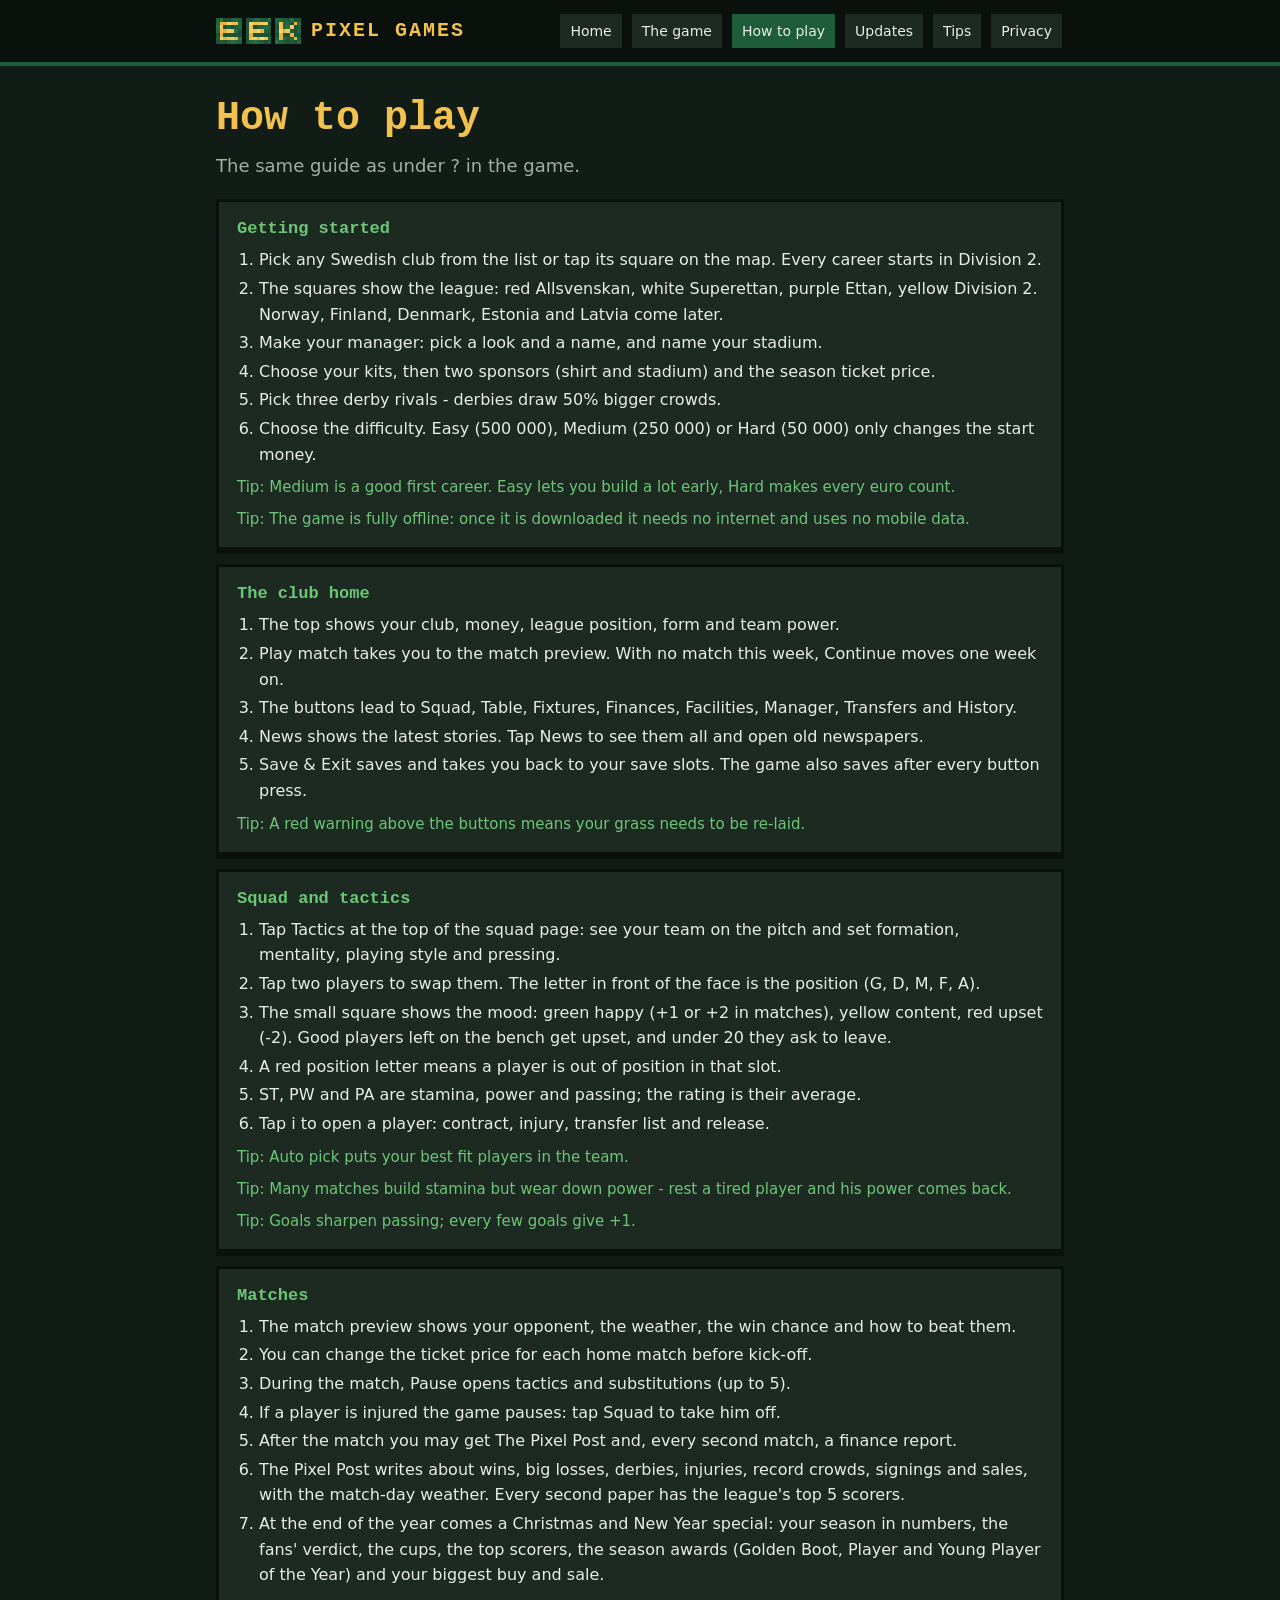
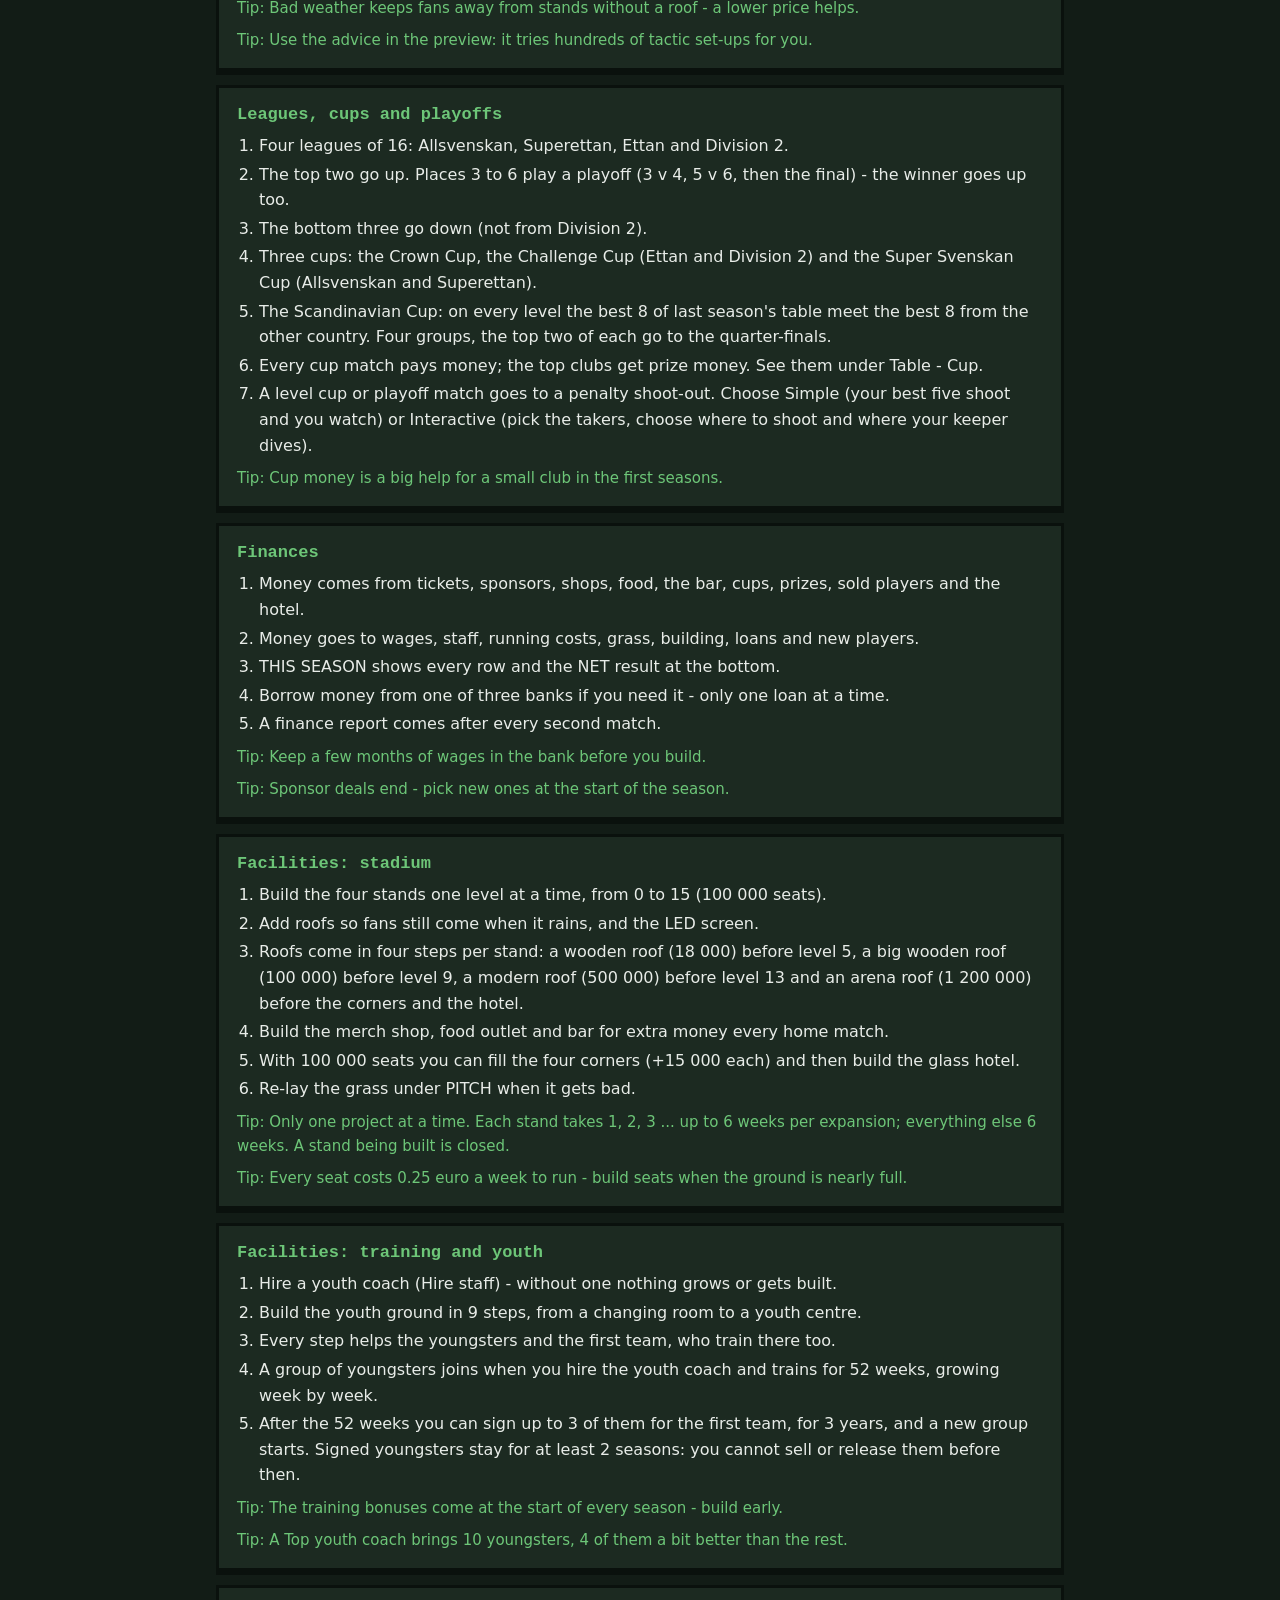
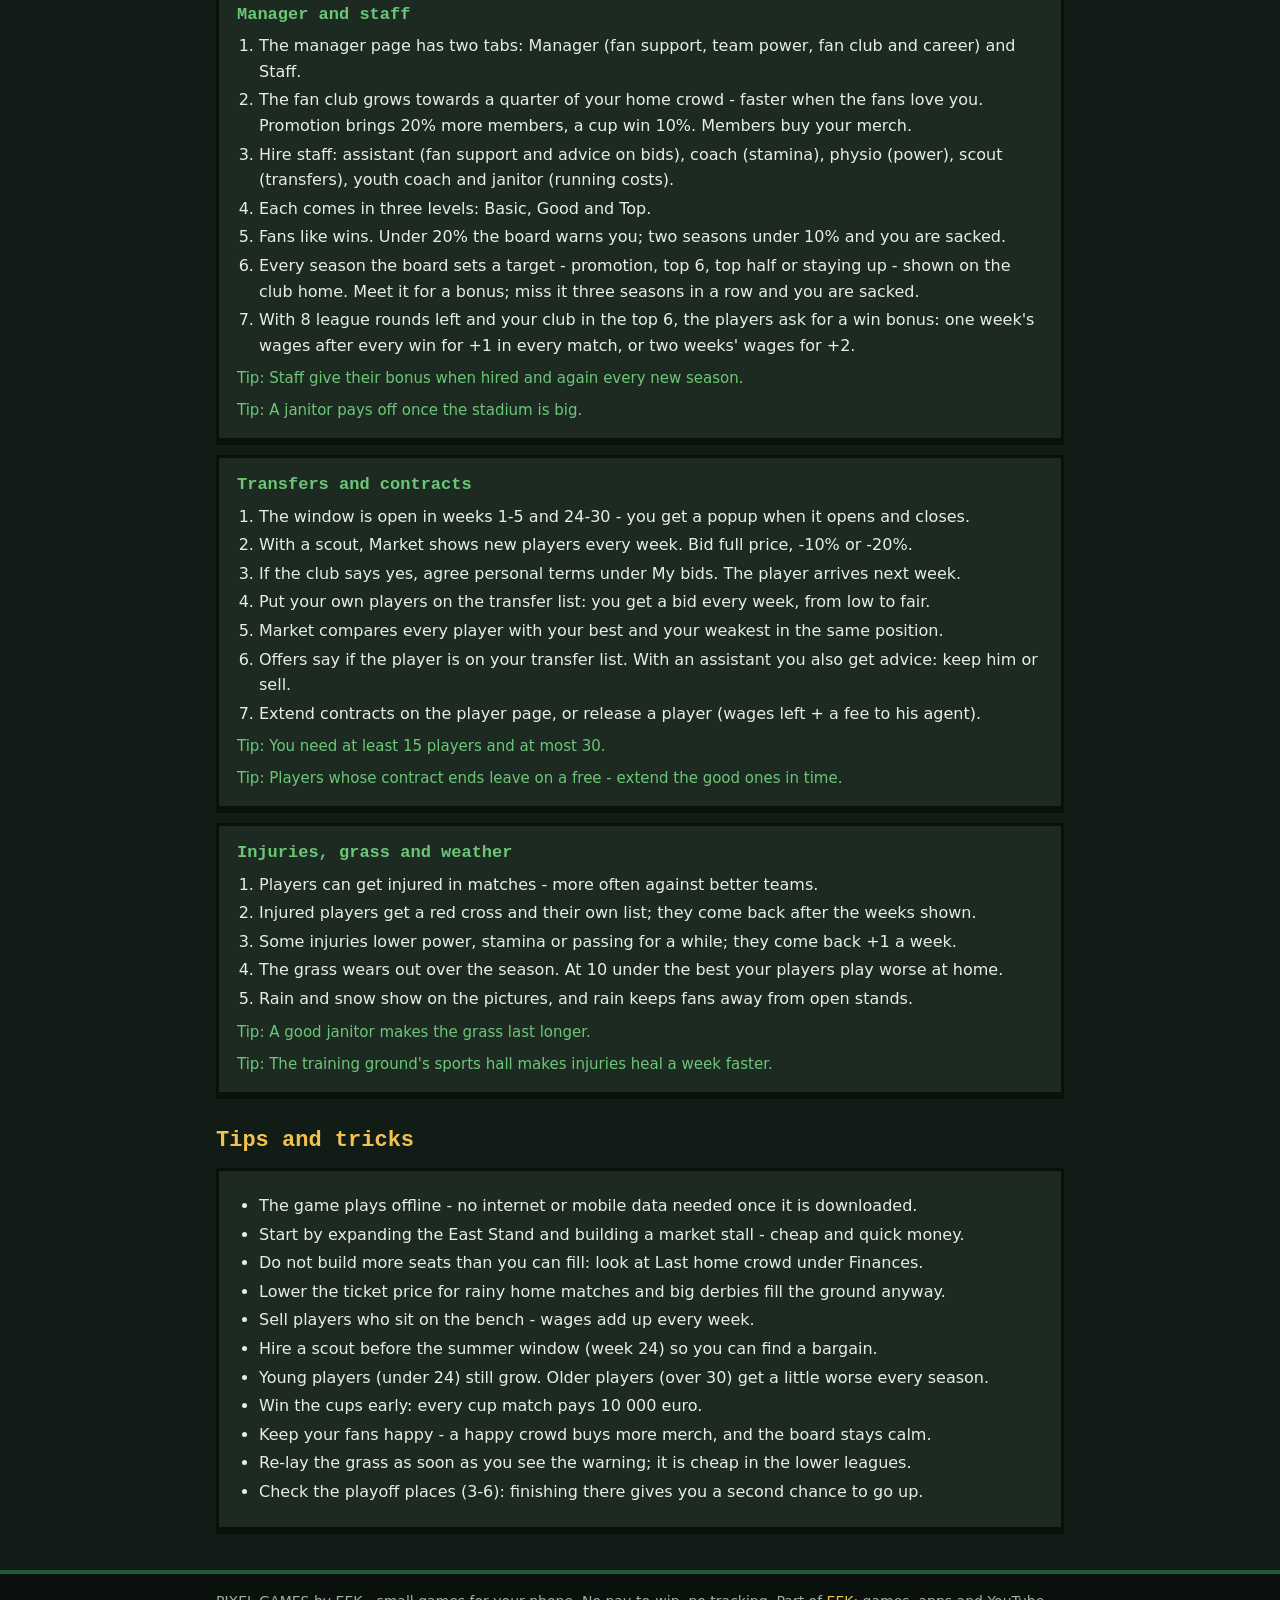
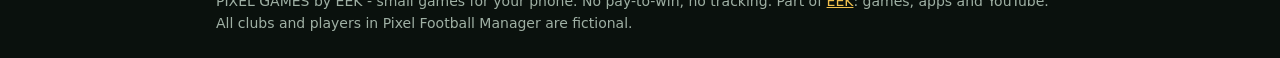
<file: football-manager/how-to-play.html>
<!doctype html>
<html lang="en"><head><meta charset="utf-8"><meta name="viewport" content="width=device-width, initial-scale=1">
<title>How to play - Pixel Football Manager</title><link rel="stylesheet" href="../style.css?v=eek8"><link rel="icon" href="../favicon.svg" type="image/svg+xml"><link rel="icon" href="../assets/favicon-32.png" sizes="32x32"><link rel="apple-touch-icon" href="../assets/apple-touch-icon.png">
</head><body>
<header class="top"><div class="wrap"><a class="logo" href="../index.html"><svg class="mark" viewBox="0 0 23 7" width="85" height="26" shape-rendering="crispEdges" role="img" aria-label="EEK"><rect x="0" y="0" width="1" height="1" fill="#1e5c3a"/><rect x="1" y="0" width="1" height="1" fill="#266e44"/><rect x="2" y="0" width="1" height="1" fill="#1a5334"/><rect x="3" y="0" width="1" height="1" fill="#1a5334"/><rect x="4" y="0" width="1" height="1" fill="#22653f"/><rect x="5" y="0" width="1" height="1" fill="#22653f"/><rect x="6" y="0" width="1" height="1" fill="#1e5c3a"/><rect x="0" y="1" width="1" height="1" fill="#22653f"/><rect x="1" y="1" width="1" height="1" fill="#e9b343"/><rect x="2" y="1" width="1" height="1" fill="#e9b343"/><rect x="3" y="1" width="1" height="1" fill="#fad575"/><rect x="4" y="1" width="1" height="1" fill="#f2c14e"/><rect x="5" y="1" width="1" height="1" fill="#f2c14e"/><rect x="6" y="1" width="1" height="1" fill="#22653f"/><rect x="0" y="2" width="1" height="1" fill="#266e44"/><rect x="1" y="2" width="1" height="1" fill="#f6cc62"/><rect x="2" y="2" width="1" height="1" fill="#1a5334"/><rect x="3" y="2" width="1" height="1" fill="#1e5c3a"/><rect x="4" y="2" width="1" height="1" fill="#1a5334"/><rect x="5" y="2" width="1" height="1" fill="#1e5c3a"/><rect x="6" y="2" width="1" height="1" fill="#22653f"/><rect x="0" y="3" width="1" height="1" fill="#22653f"/><rect x="1" y="3" width="1" height="1" fill="#f2c14e"/><rect x="2" y="3" width="1" height="1" fill="#e9b343"/><rect x="3" y="3" width="1" height="1" fill="#f6cc62"/><rect x="4" y="3" width="1" height="1" fill="#f2c14e"/><rect x="5" y="3" width="1" height="1" fill="#266e44"/><rect x="6" y="3" width="1" height="1" fill="#1a5334"/><rect x="0" y="4" width="1" height="1" fill="#1a5334"/><rect x="1" y="4" width="1" height="1" fill="#e9b343"/><rect x="2" y="4" width="1" height="1" fill="#1a5334"/><rect x="3" y="4" width="1" height="1" fill="#1a5334"/><rect x="4" y="4" width="1" height="1" fill="#1a5334"/><rect x="5" y="4" width="1" height="1" fill="#1a5334"/><rect x="6" y="4" width="1" height="1" fill="#1a5334"/><rect x="0" y="5" width="1" height="1" fill="#1e5c3a"/><rect x="1" y="5" width="1" height="1" fill="#f6cc62"/><rect x="2" y="5" width="1" height="1" fill="#e9b343"/><rect x="3" y="5" width="1" height="1" fill="#f2c14e"/><rect x="4" y="5" width="1" height="1" fill="#f6cc62"/><rect x="5" y="5" width="1" height="1" fill="#e9b343"/><rect x="6" y="5" width="1" height="1" fill="#266e44"/><rect x="0" y="6" width="1" height="1" fill="#1a5334"/><rect x="1" y="6" width="1" height="1" fill="#1e5c3a"/><rect x="2" y="6" width="1" height="1" fill="#1a5334"/><rect x="3" y="6" width="1" height="1" fill="#22653f"/><rect x="4" y="6" width="1" height="1" fill="#266e44"/><rect x="5" y="6" width="1" height="1" fill="#22653f"/><rect x="6" y="6" width="1" height="1" fill="#1e5c3a"/><rect x="8" y="0" width="1" height="1" fill="#1a5334"/><rect x="9" y="0" width="1" height="1" fill="#1a5334"/><rect x="10" y="0" width="1" height="1" fill="#22653f"/><rect x="11" y="0" width="1" height="1" fill="#22653f"/><rect x="12" y="0" width="1" height="1" fill="#1e5c3a"/><rect x="13" y="0" width="1" height="1" fill="#1e5c3a"/><rect x="14" y="0" width="1" height="1" fill="#266e44"/><rect x="8" y="1" width="1" height="1" fill="#1a5334"/><rect x="9" y="1" width="1" height="1" fill="#fad575"/><rect x="10" y="1" width="1" height="1" fill="#f2c14e"/><rect x="11" y="1" width="1" height="1" fill="#f2c14e"/><rect x="12" y="1" width="1" height="1" fill="#f6cc62"/><rect x="13" y="1" width="1" height="1" fill="#f6cc62"/><rect x="14" y="1" width="1" height="1" fill="#1a5334"/><rect x="8" y="2" width="1" height="1" fill="#1a5334"/><rect x="9" y="2" width="1" height="1" fill="#f2c14e"/><rect x="10" y="2" width="1" height="1" fill="#1a5334"/><rect x="11" y="2" width="1" height="1" fill="#1e5c3a"/><rect x="12" y="2" width="1" height="1" fill="#22653f"/><rect x="13" y="2" width="1" height="1" fill="#266e44"/><rect x="14" y="2" width="1" height="1" fill="#22653f"/><rect x="8" y="3" width="1" height="1" fill="#1a5334"/><rect x="9" y="3" width="1" height="1" fill="#f6cc62"/><rect x="10" y="3" width="1" height="1" fill="#f2c14e"/><rect x="11" y="3" width="1" height="1" fill="#fad575"/><rect x="12" y="3" width="1" height="1" fill="#e9b343"/><rect x="13" y="3" width="1" height="1" fill="#22653f"/><rect x="14" y="3" width="1" height="1" fill="#1e5c3a"/><rect x="8" y="4" width="1" height="1" fill="#1a5334"/><rect x="9" y="4" width="1" height="1" fill="#e9b343"/><rect x="10" y="4" width="1" height="1" fill="#1a5334"/><rect x="11" y="4" width="1" height="1" fill="#1a5334"/><rect x="12" y="4" width="1" height="1" fill="#1a5334"/><rect x="13" y="4" width="1" height="1" fill="#1a5334"/><rect x="14" y="4" width="1" height="1" fill="#1a5334"/><rect x="8" y="5" width="1" height="1" fill="#1a5334"/><rect x="9" y="5" width="1" height="1" fill="#f2c14e"/><rect x="10" y="5" width="1" height="1" fill="#f6cc62"/><rect x="11" y="5" width="1" height="1" fill="#e9b343"/><rect x="12" y="5" width="1" height="1" fill="#fad575"/><rect x="13" y="5" width="1" height="1" fill="#f2c14e"/><rect x="14" y="5" width="1" height="1" fill="#22653f"/><rect x="8" y="6" width="1" height="1" fill="#1a5334"/><rect x="9" y="6" width="1" height="1" fill="#22653f"/><rect x="10" y="6" width="1" height="1" fill="#266e44"/><rect x="11" y="6" width="1" height="1" fill="#22653f"/><rect x="12" y="6" width="1" height="1" fill="#1e5c3a"/><rect x="13" y="6" width="1" height="1" fill="#1a5334"/><rect x="14" y="6" width="1" height="1" fill="#1e5c3a"/><rect x="16" y="0" width="1" height="1" fill="#22653f"/><rect x="17" y="0" width="1" height="1" fill="#22653f"/><rect x="18" y="0" width="1" height="1" fill="#1e5c3a"/><rect x="19" y="0" width="1" height="1" fill="#1e5c3a"/><rect x="20" y="0" width="1" height="1" fill="#266e44"/><rect x="21" y="0" width="1" height="1" fill="#1a5334"/><rect x="22" y="0" width="1" height="1" fill="#1a5334"/><rect x="16" y="1" width="1" height="1" fill="#1e5c3a"/><rect x="17" y="1" width="1" height="1" fill="#f2c14e"/><rect x="18" y="1" width="1" height="1" fill="#22653f"/><rect x="19" y="1" width="1" height="1" fill="#22653f"/><rect x="20" y="1" width="1" height="1" fill="#1a5334"/><rect x="21" y="1" width="1" height="1" fill="#e9b343"/><rect x="22" y="1" width="1" height="1" fill="#266e44"/><rect x="16" y="2" width="1" height="1" fill="#1a5334"/><rect x="17" y="2" width="1" height="1" fill="#f2c14e"/><rect x="18" y="2" width="1" height="1" fill="#22653f"/><rect x="19" y="2" width="1" height="1" fill="#266e44"/><rect x="20" y="2" width="1" height="1" fill="#f6cc62"/><rect x="21" y="2" width="1" height="1" fill="#1a5334"/><rect x="22" y="2" width="1" height="1" fill="#1e5c3a"/><rect x="16" y="3" width="1" height="1" fill="#1e5c3a"/><rect x="17" y="3" width="1" height="1" fill="#fad575"/><rect x="18" y="3" width="1" height="1" fill="#e9b343"/><rect x="19" y="3" width="1" height="1" fill="#f6cc62"/><rect x="20" y="3" width="1" height="1" fill="#1e5c3a"/><rect x="21" y="3" width="1" height="1" fill="#1a5334"/><rect x="22" y="3" width="1" height="1" fill="#22653f"/><rect x="16" y="4" width="1" height="1" fill="#1a5334"/><rect x="17" y="4" width="1" height="1" fill="#e9b343"/><rect x="18" y="4" width="1" height="1" fill="#1a5334"/><rect x="19" y="4" width="1" height="1" fill="#1a5334"/><rect x="20" y="4" width="1" height="1" fill="#e9b343"/><rect x="21" y="4" width="1" height="1" fill="#1a5334"/><rect x="22" y="4" width="1" height="1" fill="#1a5334"/><rect x="16" y="5" width="1" height="1" fill="#22653f"/><rect x="17" y="5" width="1" height="1" fill="#e9b343"/><rect x="18" y="5" width="1" height="1" fill="#266e44"/><rect x="19" y="5" width="1" height="1" fill="#1e5c3a"/><rect x="20" y="5" width="1" height="1" fill="#22653f"/><rect x="21" y="5" width="1" height="1" fill="#e9b343"/><rect x="22" y="5" width="1" height="1" fill="#1e5c3a"/><rect x="16" y="6" width="1" height="1" fill="#266e44"/><rect x="17" y="6" width="1" height="1" fill="#22653f"/><rect x="18" y="6" width="1" height="1" fill="#1e5c3a"/><rect x="19" y="6" width="1" height="1" fill="#1a5334"/><rect x="20" y="6" width="1" height="1" fill="#1e5c3a"/><rect x="21" y="6" width="1" height="1" fill="#1a5334"/><rect x="22" y="6" width="1" height="1" fill="#22653f"/></svg>PIXEL GAMES</a><nav><a href="../index.html">Home</a><a href="index.html">The game</a><a href="how-to-play.html" class="on">How to play</a><a href="updates.html">Updates</a><a href="tips.html">Tips</a><a href="privacy.html">Privacy</a></nav></div></header>
<main class="wrap">
<h1>How to play</h1><p class="lead">The same guide as under ? in the game.</p>
<div class="panel"><h3>Getting started</h3><ol><li>Pick any Swedish club from the list or tap its square on the map. Every career starts in Division 2.</li><li>The squares show the league: red Allsvenskan, white Superettan, purple Ettan, yellow Division 2. Norway, Finland, Denmark, Estonia and Latvia come later.</li><li>Make your manager: pick a look and a name, and name your stadium.</li><li>Choose your kits, then two sponsors (shirt and stadium) and the season ticket price.</li><li>Pick three derby rivals - derbies draw 50% bigger crowds.</li><li>Choose the difficulty. Easy (500 000), Medium (250 000) or Hard (50 000) only changes the start money.</li></ol><p class="tip">Tip: Medium is a good first career. Easy lets you build a lot early, Hard makes every euro count.</p><p class="tip">Tip: The game is fully offline: once it is downloaded it needs no internet and uses no mobile data.</p></div>
<div class="panel"><h3>The club home</h3><ol><li>The top shows your club, money, league position, form and team power.</li><li>Play match takes you to the match preview. With no match this week, Continue moves one week on.</li><li>The buttons lead to Squad, Table, Fixtures, Finances, Facilities, Manager, Transfers and History.</li><li>News shows the latest stories. Tap News to see them all and open old newspapers.</li><li>Save &amp; Exit saves and takes you back to your save slots. The game also saves after every button press.</li></ol><p class="tip">Tip: A red warning above the buttons means your grass needs to be re-laid.</p></div>
<div class="panel"><h3>Squad and tactics</h3><ol><li>Tap Tactics at the top of the squad page: see your team on the pitch and set formation, mentality, playing style and pressing.</li><li>Tap two players to swap them. The letter in front of the face is the position (G, D, M, F, A).</li><li>The small square shows the mood: green happy (+1 or +2 in matches), yellow content, red upset (-2). Good players left on the bench get upset, and under 20 they ask to leave.</li><li>A red position letter means a player is out of position in that slot.</li><li>ST, PW and PA are stamina, power and passing; the rating is their average.</li><li>Tap i to open a player: contract, injury, transfer list and release.</li></ol><p class="tip">Tip: Auto pick puts your best fit players in the team.</p><p class="tip">Tip: Many matches build stamina but wear down power - rest a tired player and his power comes back.</p><p class="tip">Tip: Goals sharpen passing; every few goals give +1.</p></div>
<div class="panel"><h3>Matches</h3><ol><li>The match preview shows your opponent, the weather, the win chance and how to beat them.</li><li>You can change the ticket price for each home match before kick-off.</li><li>During the match, Pause opens tactics and substitutions (up to 5).</li><li>If a player is injured the game pauses: tap Squad to take him off.</li><li>After the match you may get The Pixel Post and, every second match, a finance report.</li><li>The Pixel Post writes about wins, big losses, derbies, injuries, record crowds, signings and sales, with the match-day weather. Every second paper has the league&#x27;s top 5 scorers.</li><li>At the end of the year comes a Christmas and New Year special: your season in numbers, the fans&#x27; verdict, the cups, the top scorers, the season awards (Golden Boot, Player and Young Player of the Year) and your biggest buy and sale.</li></ol><p class="tip">Tip: Bad weather keeps fans away from stands without a roof - a lower price helps.</p><p class="tip">Tip: Use the advice in the preview: it tries hundreds of tactic set-ups for you.</p></div>
<div class="panel"><h3>Leagues, cups and playoffs</h3><ol><li>Four leagues of 16: Allsvenskan, Superettan, Ettan and Division 2.</li><li>The top two go up. Places 3 to 6 play a playoff (3 v 4, 5 v 6, then the final) - the winner goes up too.</li><li>The bottom three go down (not from Division 2).</li><li>Three cups: the Crown Cup, the Challenge Cup (Ettan and Division 2) and the Super Svenskan Cup (Allsvenskan and Superettan).</li><li>The Scandinavian Cup: on every level the best 8 of last season&#x27;s table meet the best 8 from the other country. Four groups, the top two of each go to the quarter-finals.</li><li>Every cup match pays money; the top clubs get prize money. See them under Table - Cup.</li><li>A level cup or playoff match goes to a penalty shoot-out. Choose Simple (your best five shoot and you watch) or Interactive (pick the takers, choose where to shoot and where your keeper dives).</li></ol><p class="tip">Tip: Cup money is a big help for a small club in the first seasons.</p></div>
<div class="panel"><h3>Finances</h3><ol><li>Money comes from tickets, sponsors, shops, food, the bar, cups, prizes, sold players and the hotel.</li><li>Money goes to wages, staff, running costs, grass, building, loans and new players.</li><li>THIS SEASON shows every row and the NET result at the bottom.</li><li>Borrow money from one of three banks if you need it - only one loan at a time.</li><li>A finance report comes after every second match.</li></ol><p class="tip">Tip: Keep a few months of wages in the bank before you build.</p><p class="tip">Tip: Sponsor deals end - pick new ones at the start of the season.</p></div>
<div class="panel"><h3>Facilities: stadium</h3><ol><li>Build the four stands one level at a time, from 0 to 15 (100 000 seats).</li><li>Add roofs so fans still come when it rains, and the LED screen.</li><li>Roofs come in four steps per stand: a wooden roof (18 000) before level 5, a big wooden roof (100 000) before level 9, a modern roof (500 000) before level 13 and an arena roof (1 200 000) before the corners and the hotel.</li><li>Build the merch shop, food outlet and bar for extra money every home match.</li><li>With 100 000 seats you can fill the four corners (+15 000 each) and then build the glass hotel.</li><li>Re-lay the grass under PITCH when it gets bad.</li></ol><p class="tip">Tip: Only one project at a time. Each stand takes 1, 2, 3 ... up to 6 weeks per expansion; everything else 6 weeks. A stand being built is closed.</p><p class="tip">Tip: Every seat costs 0.25 euro a week to run - build seats when the ground is nearly full.</p></div>
<div class="panel"><h3>Facilities: training and youth</h3><ol><li>Hire a youth coach (Hire staff) - without one nothing grows or gets built.</li><li>Build the youth ground in 9 steps, from a changing room to a youth centre.</li><li>Every step helps the youngsters and the first team, who train there too.</li><li>A group of youngsters joins when you hire the youth coach and trains for 52 weeks, growing week by week.</li><li>After the 52 weeks you can sign up to 3 of them for the first team, for 3 years, and a new group starts. Signed youngsters stay for at least 2 seasons: you cannot sell or release them before then.</li></ol><p class="tip">Tip: The training bonuses come at the start of every season - build early.</p><p class="tip">Tip: A Top youth coach brings 10 youngsters, 4 of them a bit better than the rest.</p></div>
<div class="panel"><h3>Manager and staff</h3><ol><li>The manager page has two tabs: Manager (fan support, team power, fan club and career) and Staff.</li><li>The fan club grows towards a quarter of your home crowd - faster when the fans love you. Promotion brings 20% more members, a cup win 10%. Members buy your merch.</li><li>Hire staff: assistant (fan support and advice on bids), coach (stamina), physio (power), scout (transfers), youth coach and janitor (running costs).</li><li>Each comes in three levels: Basic, Good and Top.</li><li>Fans like wins. Under 20% the board warns you; two seasons under 10% and you are sacked.</li><li>Every season the board sets a target - promotion, top 6, top half or staying up - shown on the club home. Meet it for a bonus; miss it three seasons in a row and you are sacked.</li><li>With 8 league rounds left and your club in the top 6, the players ask for a win bonus: one week&#x27;s wages after every win for +1 in every match, or two weeks&#x27; wages for +2.</li></ol><p class="tip">Tip: Staff give their bonus when hired and again every new season.</p><p class="tip">Tip: A janitor pays off once the stadium is big.</p></div>
<div class="panel"><h3>Transfers and contracts</h3><ol><li>The window is open in weeks 1-5 and 24-30 - you get a popup when it opens and closes.</li><li>With a scout, Market shows new players every week. Bid full price, -10% or -20%.</li><li>If the club says yes, agree personal terms under My bids. The player arrives next week.</li><li>Put your own players on the transfer list: you get a bid every week, from low to fair.</li><li>Market compares every player with your best and your weakest in the same position.</li><li>Offers say if the player is on your transfer list. With an assistant you also get advice: keep him or sell.</li><li>Extend contracts on the player page, or release a player (wages left + a fee to his agent).</li></ol><p class="tip">Tip: You need at least 15 players and at most 30.</p><p class="tip">Tip: Players whose contract ends leave on a free - extend the good ones in time.</p></div>
<div class="panel"><h3>Injuries, grass and weather</h3><ol><li>Players can get injured in matches - more often against better teams.</li><li>Injured players get a red cross and their own list; they come back after the weeks shown.</li><li>Some injuries lower power, stamina or passing for a while; they come back +1 a week.</li><li>The grass wears out over the season. At 10 under the best your players play worse at home.</li><li>Rain and snow show on the pictures, and rain keeps fans away from open stands.</li></ol><p class="tip">Tip: A good janitor makes the grass last longer.</p><p class="tip">Tip: The training ground&#x27;s sports hall makes injuries heal a week faster.</p></div>
<h2>Tips and tricks</h2><div class="panel"><ul><li>The game plays offline - no internet or mobile data needed once it is downloaded.</li><li>Start by expanding the East Stand and building a market stall - cheap and quick money.</li><li>Do not build more seats than you can fill: look at Last home crowd under Finances.</li><li>Lower the ticket price for rainy home matches and big derbies fill the ground anyway.</li><li>Sell players who sit on the bench - wages add up every week.</li><li>Hire a scout before the summer window (week 24) so you can find a bargain.</li><li>Young players (under 24) still grow. Older players (over 30) get a little worse every season.</li><li>Win the cups early: every cup match pays 10 000 euro.</li><li>Keep your fans happy - a happy crowd buys more merch, and the board stays calm.</li><li>Re-lay the grass as soon as you see the warning; it is cheap in the lower leagues.</li><li>Check the playoff places (3-6): finishing there gives you a second chance to go up.</li></ul></div>
</main>
<footer><div class="wrap">PIXEL GAMES by EEK - small games for your phone. No pay-to-win, no tracking. Part of <a href="../index.html">EEK</a>: games, apps and YouTube.<br>
All clubs and players in Pixel Football Manager are fictional.</div></footer>
</body></html>
</file>
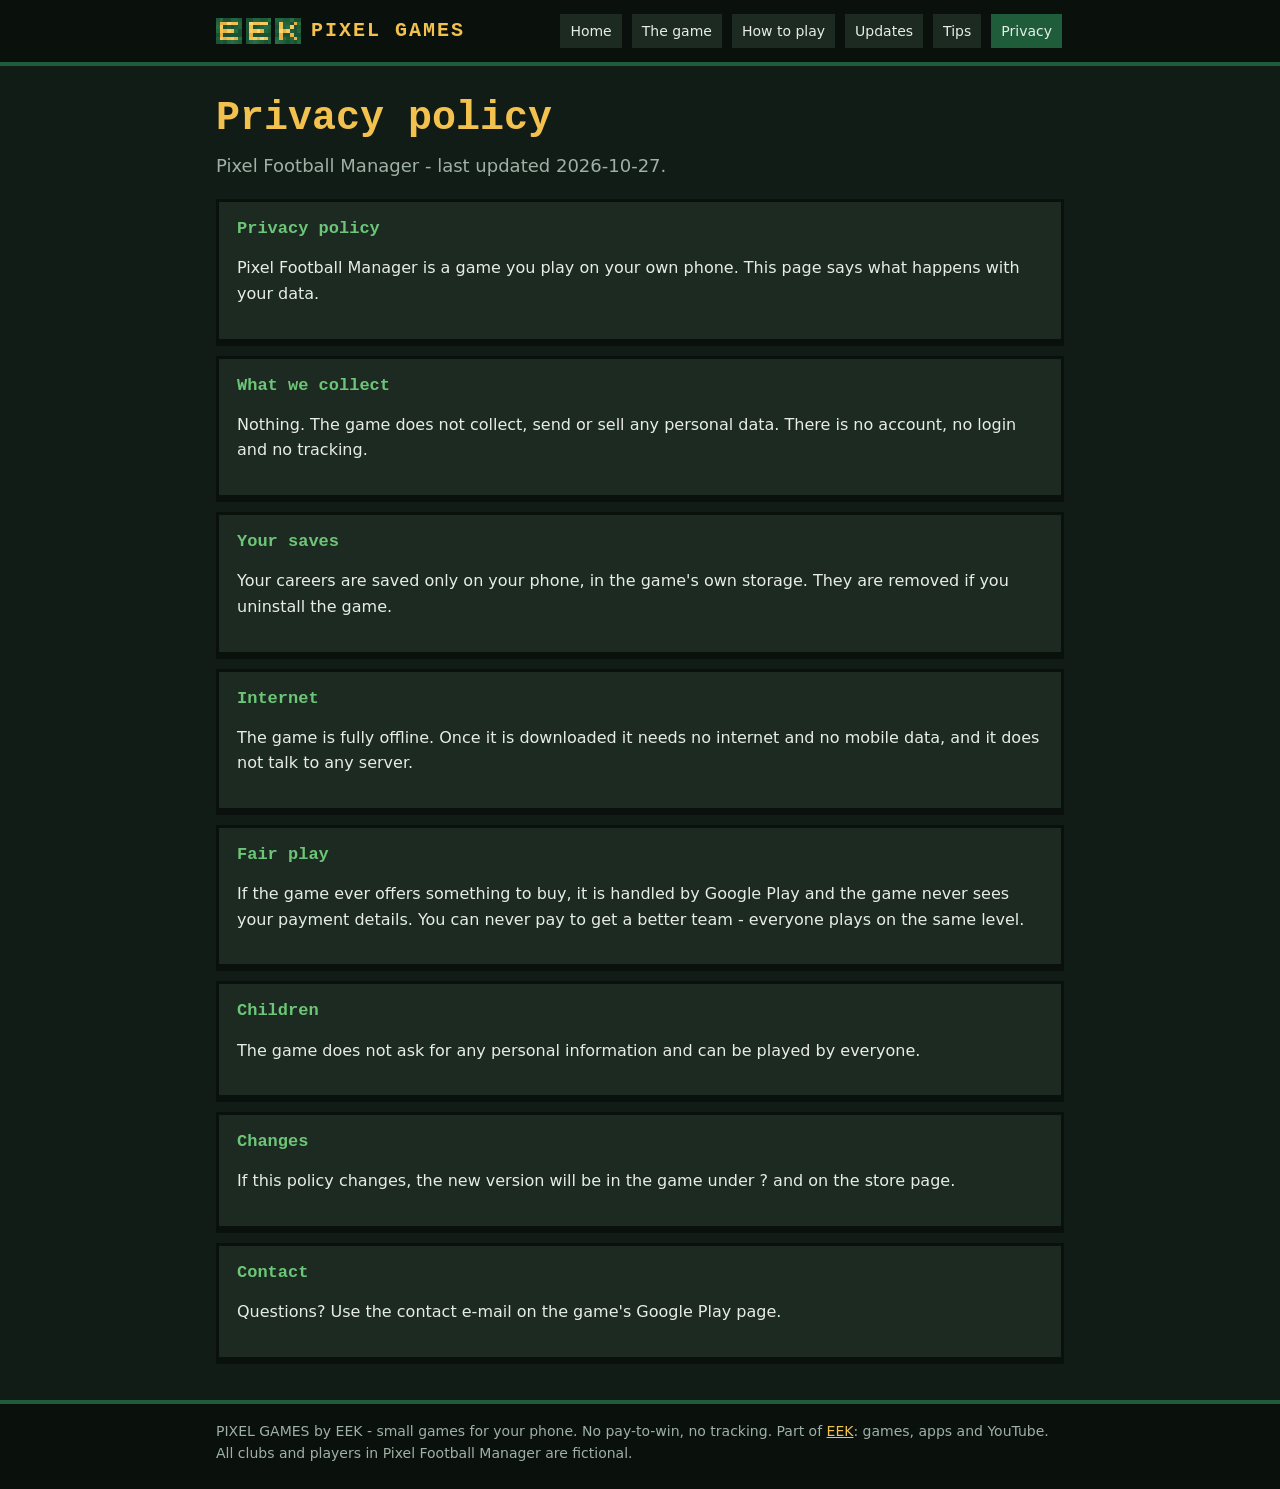
<file: football-manager/privacy.html>
<!doctype html>
<html lang="en"><head><meta charset="utf-8"><meta name="viewport" content="width=device-width, initial-scale=1">
<title>Privacy policy - Pixel Football Manager</title><link rel="stylesheet" href="../style.css?v=eek8"><link rel="icon" href="../favicon.svg" type="image/svg+xml"><link rel="icon" href="../assets/favicon-32.png" sizes="32x32"><link rel="apple-touch-icon" href="../assets/apple-touch-icon.png">
</head><body>
<header class="top"><div class="wrap"><a class="logo" href="../index.html"><svg class="mark" viewBox="0 0 23 7" width="85" height="26" shape-rendering="crispEdges" role="img" aria-label="EEK"><rect x="0" y="0" width="1" height="1" fill="#1e5c3a"/><rect x="1" y="0" width="1" height="1" fill="#266e44"/><rect x="2" y="0" width="1" height="1" fill="#1a5334"/><rect x="3" y="0" width="1" height="1" fill="#1a5334"/><rect x="4" y="0" width="1" height="1" fill="#22653f"/><rect x="5" y="0" width="1" height="1" fill="#22653f"/><rect x="6" y="0" width="1" height="1" fill="#1e5c3a"/><rect x="0" y="1" width="1" height="1" fill="#22653f"/><rect x="1" y="1" width="1" height="1" fill="#e9b343"/><rect x="2" y="1" width="1" height="1" fill="#e9b343"/><rect x="3" y="1" width="1" height="1" fill="#fad575"/><rect x="4" y="1" width="1" height="1" fill="#f2c14e"/><rect x="5" y="1" width="1" height="1" fill="#f2c14e"/><rect x="6" y="1" width="1" height="1" fill="#22653f"/><rect x="0" y="2" width="1" height="1" fill="#266e44"/><rect x="1" y="2" width="1" height="1" fill="#f6cc62"/><rect x="2" y="2" width="1" height="1" fill="#1a5334"/><rect x="3" y="2" width="1" height="1" fill="#1e5c3a"/><rect x="4" y="2" width="1" height="1" fill="#1a5334"/><rect x="5" y="2" width="1" height="1" fill="#1e5c3a"/><rect x="6" y="2" width="1" height="1" fill="#22653f"/><rect x="0" y="3" width="1" height="1" fill="#22653f"/><rect x="1" y="3" width="1" height="1" fill="#f2c14e"/><rect x="2" y="3" width="1" height="1" fill="#e9b343"/><rect x="3" y="3" width="1" height="1" fill="#f6cc62"/><rect x="4" y="3" width="1" height="1" fill="#f2c14e"/><rect x="5" y="3" width="1" height="1" fill="#266e44"/><rect x="6" y="3" width="1" height="1" fill="#1a5334"/><rect x="0" y="4" width="1" height="1" fill="#1a5334"/><rect x="1" y="4" width="1" height="1" fill="#e9b343"/><rect x="2" y="4" width="1" height="1" fill="#1a5334"/><rect x="3" y="4" width="1" height="1" fill="#1a5334"/><rect x="4" y="4" width="1" height="1" fill="#1a5334"/><rect x="5" y="4" width="1" height="1" fill="#1a5334"/><rect x="6" y="4" width="1" height="1" fill="#1a5334"/><rect x="0" y="5" width="1" height="1" fill="#1e5c3a"/><rect x="1" y="5" width="1" height="1" fill="#f6cc62"/><rect x="2" y="5" width="1" height="1" fill="#e9b343"/><rect x="3" y="5" width="1" height="1" fill="#f2c14e"/><rect x="4" y="5" width="1" height="1" fill="#f6cc62"/><rect x="5" y="5" width="1" height="1" fill="#e9b343"/><rect x="6" y="5" width="1" height="1" fill="#266e44"/><rect x="0" y="6" width="1" height="1" fill="#1a5334"/><rect x="1" y="6" width="1" height="1" fill="#1e5c3a"/><rect x="2" y="6" width="1" height="1" fill="#1a5334"/><rect x="3" y="6" width="1" height="1" fill="#22653f"/><rect x="4" y="6" width="1" height="1" fill="#266e44"/><rect x="5" y="6" width="1" height="1" fill="#22653f"/><rect x="6" y="6" width="1" height="1" fill="#1e5c3a"/><rect x="8" y="0" width="1" height="1" fill="#1a5334"/><rect x="9" y="0" width="1" height="1" fill="#1a5334"/><rect x="10" y="0" width="1" height="1" fill="#22653f"/><rect x="11" y="0" width="1" height="1" fill="#22653f"/><rect x="12" y="0" width="1" height="1" fill="#1e5c3a"/><rect x="13" y="0" width="1" height="1" fill="#1e5c3a"/><rect x="14" y="0" width="1" height="1" fill="#266e44"/><rect x="8" y="1" width="1" height="1" fill="#1a5334"/><rect x="9" y="1" width="1" height="1" fill="#fad575"/><rect x="10" y="1" width="1" height="1" fill="#f2c14e"/><rect x="11" y="1" width="1" height="1" fill="#f2c14e"/><rect x="12" y="1" width="1" height="1" fill="#f6cc62"/><rect x="13" y="1" width="1" height="1" fill="#f6cc62"/><rect x="14" y="1" width="1" height="1" fill="#1a5334"/><rect x="8" y="2" width="1" height="1" fill="#1a5334"/><rect x="9" y="2" width="1" height="1" fill="#f2c14e"/><rect x="10" y="2" width="1" height="1" fill="#1a5334"/><rect x="11" y="2" width="1" height="1" fill="#1e5c3a"/><rect x="12" y="2" width="1" height="1" fill="#22653f"/><rect x="13" y="2" width="1" height="1" fill="#266e44"/><rect x="14" y="2" width="1" height="1" fill="#22653f"/><rect x="8" y="3" width="1" height="1" fill="#1a5334"/><rect x="9" y="3" width="1" height="1" fill="#f6cc62"/><rect x="10" y="3" width="1" height="1" fill="#f2c14e"/><rect x="11" y="3" width="1" height="1" fill="#fad575"/><rect x="12" y="3" width="1" height="1" fill="#e9b343"/><rect x="13" y="3" width="1" height="1" fill="#22653f"/><rect x="14" y="3" width="1" height="1" fill="#1e5c3a"/><rect x="8" y="4" width="1" height="1" fill="#1a5334"/><rect x="9" y="4" width="1" height="1" fill="#e9b343"/><rect x="10" y="4" width="1" height="1" fill="#1a5334"/><rect x="11" y="4" width="1" height="1" fill="#1a5334"/><rect x="12" y="4" width="1" height="1" fill="#1a5334"/><rect x="13" y="4" width="1" height="1" fill="#1a5334"/><rect x="14" y="4" width="1" height="1" fill="#1a5334"/><rect x="8" y="5" width="1" height="1" fill="#1a5334"/><rect x="9" y="5" width="1" height="1" fill="#f2c14e"/><rect x="10" y="5" width="1" height="1" fill="#f6cc62"/><rect x="11" y="5" width="1" height="1" fill="#e9b343"/><rect x="12" y="5" width="1" height="1" fill="#fad575"/><rect x="13" y="5" width="1" height="1" fill="#f2c14e"/><rect x="14" y="5" width="1" height="1" fill="#22653f"/><rect x="8" y="6" width="1" height="1" fill="#1a5334"/><rect x="9" y="6" width="1" height="1" fill="#22653f"/><rect x="10" y="6" width="1" height="1" fill="#266e44"/><rect x="11" y="6" width="1" height="1" fill="#22653f"/><rect x="12" y="6" width="1" height="1" fill="#1e5c3a"/><rect x="13" y="6" width="1" height="1" fill="#1a5334"/><rect x="14" y="6" width="1" height="1" fill="#1e5c3a"/><rect x="16" y="0" width="1" height="1" fill="#22653f"/><rect x="17" y="0" width="1" height="1" fill="#22653f"/><rect x="18" y="0" width="1" height="1" fill="#1e5c3a"/><rect x="19" y="0" width="1" height="1" fill="#1e5c3a"/><rect x="20" y="0" width="1" height="1" fill="#266e44"/><rect x="21" y="0" width="1" height="1" fill="#1a5334"/><rect x="22" y="0" width="1" height="1" fill="#1a5334"/><rect x="16" y="1" width="1" height="1" fill="#1e5c3a"/><rect x="17" y="1" width="1" height="1" fill="#f2c14e"/><rect x="18" y="1" width="1" height="1" fill="#22653f"/><rect x="19" y="1" width="1" height="1" fill="#22653f"/><rect x="20" y="1" width="1" height="1" fill="#1a5334"/><rect x="21" y="1" width="1" height="1" fill="#e9b343"/><rect x="22" y="1" width="1" height="1" fill="#266e44"/><rect x="16" y="2" width="1" height="1" fill="#1a5334"/><rect x="17" y="2" width="1" height="1" fill="#f2c14e"/><rect x="18" y="2" width="1" height="1" fill="#22653f"/><rect x="19" y="2" width="1" height="1" fill="#266e44"/><rect x="20" y="2" width="1" height="1" fill="#f6cc62"/><rect x="21" y="2" width="1" height="1" fill="#1a5334"/><rect x="22" y="2" width="1" height="1" fill="#1e5c3a"/><rect x="16" y="3" width="1" height="1" fill="#1e5c3a"/><rect x="17" y="3" width="1" height="1" fill="#fad575"/><rect x="18" y="3" width="1" height="1" fill="#e9b343"/><rect x="19" y="3" width="1" height="1" fill="#f6cc62"/><rect x="20" y="3" width="1" height="1" fill="#1e5c3a"/><rect x="21" y="3" width="1" height="1" fill="#1a5334"/><rect x="22" y="3" width="1" height="1" fill="#22653f"/><rect x="16" y="4" width="1" height="1" fill="#1a5334"/><rect x="17" y="4" width="1" height="1" fill="#e9b343"/><rect x="18" y="4" width="1" height="1" fill="#1a5334"/><rect x="19" y="4" width="1" height="1" fill="#1a5334"/><rect x="20" y="4" width="1" height="1" fill="#e9b343"/><rect x="21" y="4" width="1" height="1" fill="#1a5334"/><rect x="22" y="4" width="1" height="1" fill="#1a5334"/><rect x="16" y="5" width="1" height="1" fill="#22653f"/><rect x="17" y="5" width="1" height="1" fill="#e9b343"/><rect x="18" y="5" width="1" height="1" fill="#266e44"/><rect x="19" y="5" width="1" height="1" fill="#1e5c3a"/><rect x="20" y="5" width="1" height="1" fill="#22653f"/><rect x="21" y="5" width="1" height="1" fill="#e9b343"/><rect x="22" y="5" width="1" height="1" fill="#1e5c3a"/><rect x="16" y="6" width="1" height="1" fill="#266e44"/><rect x="17" y="6" width="1" height="1" fill="#22653f"/><rect x="18" y="6" width="1" height="1" fill="#1e5c3a"/><rect x="19" y="6" width="1" height="1" fill="#1a5334"/><rect x="20" y="6" width="1" height="1" fill="#1e5c3a"/><rect x="21" y="6" width="1" height="1" fill="#1a5334"/><rect x="22" y="6" width="1" height="1" fill="#22653f"/></svg>PIXEL GAMES</a><nav><a href="../index.html">Home</a><a href="index.html">The game</a><a href="how-to-play.html">How to play</a><a href="updates.html">Updates</a><a href="tips.html">Tips</a><a href="privacy.html" class="on">Privacy</a></nav></div></header>
<main class="wrap">
<h1>Privacy policy</h1><p class="lead">Pixel Football Manager - last updated 2026-10-27.</p>
<div class="panel"><h3>Privacy policy</h3><p>Pixel Football Manager is a game you play on your own phone. This page says what happens with your data.</p></div>
<div class="panel"><h3>What we collect</h3><p>Nothing. The game does not collect, send or sell any personal data. There is no account, no login and no tracking.</p></div>
<div class="panel"><h3>Your saves</h3><p>Your careers are saved only on your phone, in the game&#x27;s own storage. They are removed if you uninstall the game.</p></div>
<div class="panel"><h3>Internet</h3><p>The game is fully offline. Once it is downloaded it needs no internet and no mobile data, and it does not talk to any server.</p></div>
<div class="panel"><h3>Fair play</h3><p>If the game ever offers something to buy, it is handled by Google Play and the game never sees your payment details. You can never pay to get a better team - everyone plays on the same level.</p></div>
<div class="panel"><h3>Children</h3><p>The game does not ask for any personal information and can be played by everyone.</p></div>
<div class="panel"><h3>Changes</h3><p>If this policy changes, the new version will be in the game under ? and on the store page.</p></div>
<div class="panel"><h3>Contact</h3><p>Questions? Use the contact e-mail on the game&#x27;s Google Play page.</p></div>
</main>
<footer><div class="wrap">PIXEL GAMES by EEK - small games for your phone. No pay-to-win, no tracking. Part of <a href="../index.html">EEK</a>: games, apps and YouTube.<br>
All clubs and players in Pixel Football Manager are fictional.</div></footer>
</body></html>
</file>
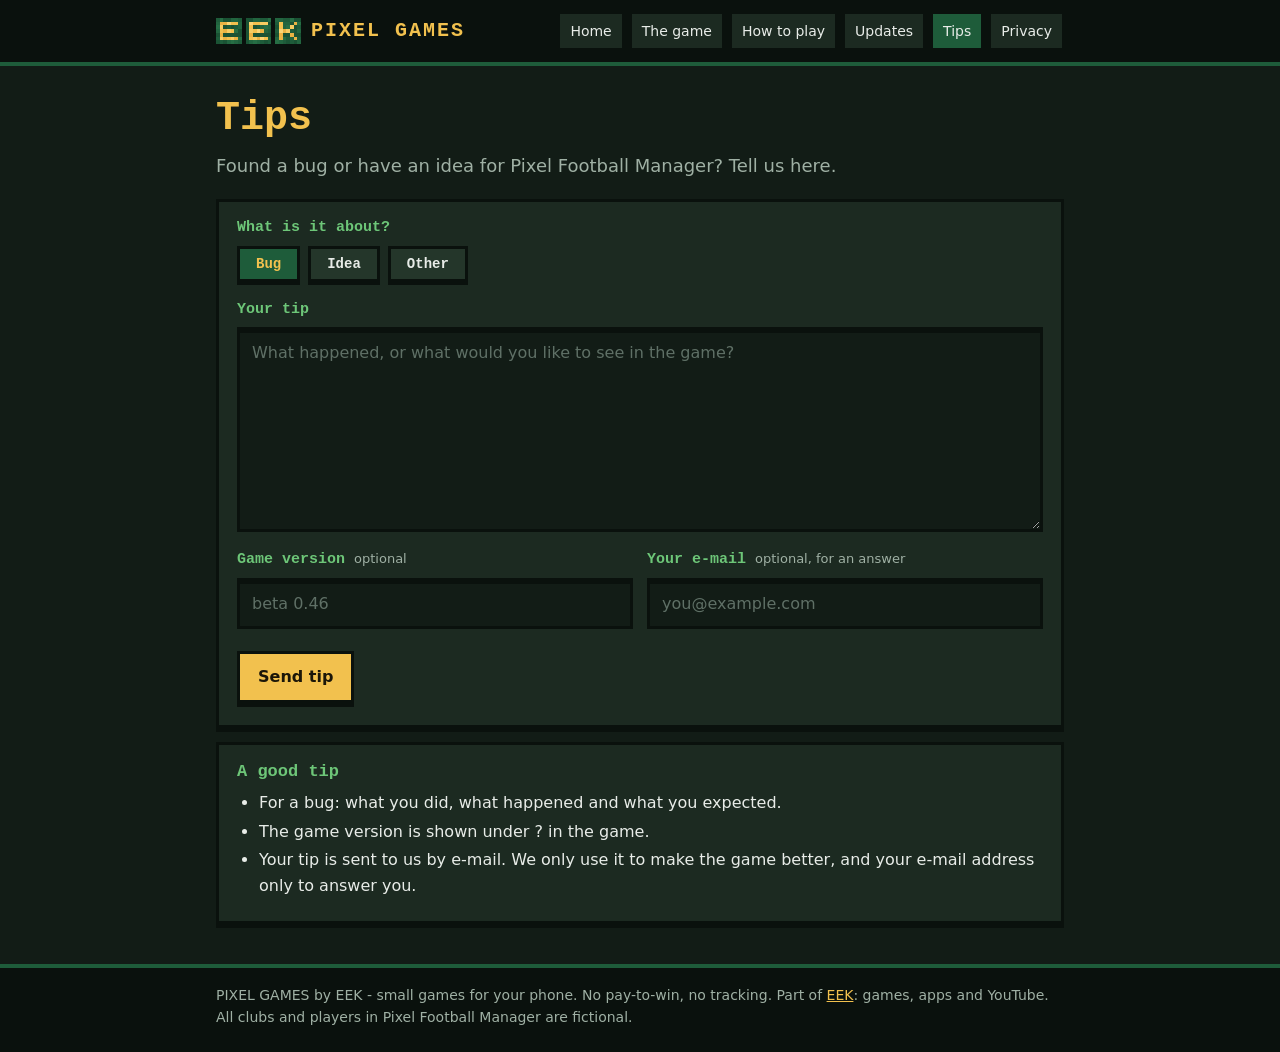
<file: football-manager/tips.html>
<!doctype html>
<html lang="en"><head><meta charset="utf-8"><meta name="viewport" content="width=device-width, initial-scale=1">
<title>Tips - Pixel Football Manager</title><link rel="stylesheet" href="../style.css?v=eek8"><link rel="icon" href="../favicon.svg" type="image/svg+xml"><link rel="icon" href="../assets/favicon-32.png" sizes="32x32"><link rel="apple-touch-icon" href="../assets/apple-touch-icon.png">
</head><body>
<header class="top"><div class="wrap"><a class="logo" href="../index.html"><svg class="mark" viewBox="0 0 23 7" width="85" height="26" shape-rendering="crispEdges" role="img" aria-label="EEK"><rect x="0" y="0" width="1" height="1" fill="#1e5c3a"/><rect x="1" y="0" width="1" height="1" fill="#266e44"/><rect x="2" y="0" width="1" height="1" fill="#1a5334"/><rect x="3" y="0" width="1" height="1" fill="#1a5334"/><rect x="4" y="0" width="1" height="1" fill="#22653f"/><rect x="5" y="0" width="1" height="1" fill="#22653f"/><rect x="6" y="0" width="1" height="1" fill="#1e5c3a"/><rect x="0" y="1" width="1" height="1" fill="#22653f"/><rect x="1" y="1" width="1" height="1" fill="#e9b343"/><rect x="2" y="1" width="1" height="1" fill="#e9b343"/><rect x="3" y="1" width="1" height="1" fill="#fad575"/><rect x="4" y="1" width="1" height="1" fill="#f2c14e"/><rect x="5" y="1" width="1" height="1" fill="#f2c14e"/><rect x="6" y="1" width="1" height="1" fill="#22653f"/><rect x="0" y="2" width="1" height="1" fill="#266e44"/><rect x="1" y="2" width="1" height="1" fill="#f6cc62"/><rect x="2" y="2" width="1" height="1" fill="#1a5334"/><rect x="3" y="2" width="1" height="1" fill="#1e5c3a"/><rect x="4" y="2" width="1" height="1" fill="#1a5334"/><rect x="5" y="2" width="1" height="1" fill="#1e5c3a"/><rect x="6" y="2" width="1" height="1" fill="#22653f"/><rect x="0" y="3" width="1" height="1" fill="#22653f"/><rect x="1" y="3" width="1" height="1" fill="#f2c14e"/><rect x="2" y="3" width="1" height="1" fill="#e9b343"/><rect x="3" y="3" width="1" height="1" fill="#f6cc62"/><rect x="4" y="3" width="1" height="1" fill="#f2c14e"/><rect x="5" y="3" width="1" height="1" fill="#266e44"/><rect x="6" y="3" width="1" height="1" fill="#1a5334"/><rect x="0" y="4" width="1" height="1" fill="#1a5334"/><rect x="1" y="4" width="1" height="1" fill="#e9b343"/><rect x="2" y="4" width="1" height="1" fill="#1a5334"/><rect x="3" y="4" width="1" height="1" fill="#1a5334"/><rect x="4" y="4" width="1" height="1" fill="#1a5334"/><rect x="5" y="4" width="1" height="1" fill="#1a5334"/><rect x="6" y="4" width="1" height="1" fill="#1a5334"/><rect x="0" y="5" width="1" height="1" fill="#1e5c3a"/><rect x="1" y="5" width="1" height="1" fill="#f6cc62"/><rect x="2" y="5" width="1" height="1" fill="#e9b343"/><rect x="3" y="5" width="1" height="1" fill="#f2c14e"/><rect x="4" y="5" width="1" height="1" fill="#f6cc62"/><rect x="5" y="5" width="1" height="1" fill="#e9b343"/><rect x="6" y="5" width="1" height="1" fill="#266e44"/><rect x="0" y="6" width="1" height="1" fill="#1a5334"/><rect x="1" y="6" width="1" height="1" fill="#1e5c3a"/><rect x="2" y="6" width="1" height="1" fill="#1a5334"/><rect x="3" y="6" width="1" height="1" fill="#22653f"/><rect x="4" y="6" width="1" height="1" fill="#266e44"/><rect x="5" y="6" width="1" height="1" fill="#22653f"/><rect x="6" y="6" width="1" height="1" fill="#1e5c3a"/><rect x="8" y="0" width="1" height="1" fill="#1a5334"/><rect x="9" y="0" width="1" height="1" fill="#1a5334"/><rect x="10" y="0" width="1" height="1" fill="#22653f"/><rect x="11" y="0" width="1" height="1" fill="#22653f"/><rect x="12" y="0" width="1" height="1" fill="#1e5c3a"/><rect x="13" y="0" width="1" height="1" fill="#1e5c3a"/><rect x="14" y="0" width="1" height="1" fill="#266e44"/><rect x="8" y="1" width="1" height="1" fill="#1a5334"/><rect x="9" y="1" width="1" height="1" fill="#fad575"/><rect x="10" y="1" width="1" height="1" fill="#f2c14e"/><rect x="11" y="1" width="1" height="1" fill="#f2c14e"/><rect x="12" y="1" width="1" height="1" fill="#f6cc62"/><rect x="13" y="1" width="1" height="1" fill="#f6cc62"/><rect x="14" y="1" width="1" height="1" fill="#1a5334"/><rect x="8" y="2" width="1" height="1" fill="#1a5334"/><rect x="9" y="2" width="1" height="1" fill="#f2c14e"/><rect x="10" y="2" width="1" height="1" fill="#1a5334"/><rect x="11" y="2" width="1" height="1" fill="#1e5c3a"/><rect x="12" y="2" width="1" height="1" fill="#22653f"/><rect x="13" y="2" width="1" height="1" fill="#266e44"/><rect x="14" y="2" width="1" height="1" fill="#22653f"/><rect x="8" y="3" width="1" height="1" fill="#1a5334"/><rect x="9" y="3" width="1" height="1" fill="#f6cc62"/><rect x="10" y="3" width="1" height="1" fill="#f2c14e"/><rect x="11" y="3" width="1" height="1" fill="#fad575"/><rect x="12" y="3" width="1" height="1" fill="#e9b343"/><rect x="13" y="3" width="1" height="1" fill="#22653f"/><rect x="14" y="3" width="1" height="1" fill="#1e5c3a"/><rect x="8" y="4" width="1" height="1" fill="#1a5334"/><rect x="9" y="4" width="1" height="1" fill="#e9b343"/><rect x="10" y="4" width="1" height="1" fill="#1a5334"/><rect x="11" y="4" width="1" height="1" fill="#1a5334"/><rect x="12" y="4" width="1" height="1" fill="#1a5334"/><rect x="13" y="4" width="1" height="1" fill="#1a5334"/><rect x="14" y="4" width="1" height="1" fill="#1a5334"/><rect x="8" y="5" width="1" height="1" fill="#1a5334"/><rect x="9" y="5" width="1" height="1" fill="#f2c14e"/><rect x="10" y="5" width="1" height="1" fill="#f6cc62"/><rect x="11" y="5" width="1" height="1" fill="#e9b343"/><rect x="12" y="5" width="1" height="1" fill="#fad575"/><rect x="13" y="5" width="1" height="1" fill="#f2c14e"/><rect x="14" y="5" width="1" height="1" fill="#22653f"/><rect x="8" y="6" width="1" height="1" fill="#1a5334"/><rect x="9" y="6" width="1" height="1" fill="#22653f"/><rect x="10" y="6" width="1" height="1" fill="#266e44"/><rect x="11" y="6" width="1" height="1" fill="#22653f"/><rect x="12" y="6" width="1" height="1" fill="#1e5c3a"/><rect x="13" y="6" width="1" height="1" fill="#1a5334"/><rect x="14" y="6" width="1" height="1" fill="#1e5c3a"/><rect x="16" y="0" width="1" height="1" fill="#22653f"/><rect x="17" y="0" width="1" height="1" fill="#22653f"/><rect x="18" y="0" width="1" height="1" fill="#1e5c3a"/><rect x="19" y="0" width="1" height="1" fill="#1e5c3a"/><rect x="20" y="0" width="1" height="1" fill="#266e44"/><rect x="21" y="0" width="1" height="1" fill="#1a5334"/><rect x="22" y="0" width="1" height="1" fill="#1a5334"/><rect x="16" y="1" width="1" height="1" fill="#1e5c3a"/><rect x="17" y="1" width="1" height="1" fill="#f2c14e"/><rect x="18" y="1" width="1" height="1" fill="#22653f"/><rect x="19" y="1" width="1" height="1" fill="#22653f"/><rect x="20" y="1" width="1" height="1" fill="#1a5334"/><rect x="21" y="1" width="1" height="1" fill="#e9b343"/><rect x="22" y="1" width="1" height="1" fill="#266e44"/><rect x="16" y="2" width="1" height="1" fill="#1a5334"/><rect x="17" y="2" width="1" height="1" fill="#f2c14e"/><rect x="18" y="2" width="1" height="1" fill="#22653f"/><rect x="19" y="2" width="1" height="1" fill="#266e44"/><rect x="20" y="2" width="1" height="1" fill="#f6cc62"/><rect x="21" y="2" width="1" height="1" fill="#1a5334"/><rect x="22" y="2" width="1" height="1" fill="#1e5c3a"/><rect x="16" y="3" width="1" height="1" fill="#1e5c3a"/><rect x="17" y="3" width="1" height="1" fill="#fad575"/><rect x="18" y="3" width="1" height="1" fill="#e9b343"/><rect x="19" y="3" width="1" height="1" fill="#f6cc62"/><rect x="20" y="3" width="1" height="1" fill="#1e5c3a"/><rect x="21" y="3" width="1" height="1" fill="#1a5334"/><rect x="22" y="3" width="1" height="1" fill="#22653f"/><rect x="16" y="4" width="1" height="1" fill="#1a5334"/><rect x="17" y="4" width="1" height="1" fill="#e9b343"/><rect x="18" y="4" width="1" height="1" fill="#1a5334"/><rect x="19" y="4" width="1" height="1" fill="#1a5334"/><rect x="20" y="4" width="1" height="1" fill="#e9b343"/><rect x="21" y="4" width="1" height="1" fill="#1a5334"/><rect x="22" y="4" width="1" height="1" fill="#1a5334"/><rect x="16" y="5" width="1" height="1" fill="#22653f"/><rect x="17" y="5" width="1" height="1" fill="#e9b343"/><rect x="18" y="5" width="1" height="1" fill="#266e44"/><rect x="19" y="5" width="1" height="1" fill="#1e5c3a"/><rect x="20" y="5" width="1" height="1" fill="#22653f"/><rect x="21" y="5" width="1" height="1" fill="#e9b343"/><rect x="22" y="5" width="1" height="1" fill="#1e5c3a"/><rect x="16" y="6" width="1" height="1" fill="#266e44"/><rect x="17" y="6" width="1" height="1" fill="#22653f"/><rect x="18" y="6" width="1" height="1" fill="#1e5c3a"/><rect x="19" y="6" width="1" height="1" fill="#1a5334"/><rect x="20" y="6" width="1" height="1" fill="#1e5c3a"/><rect x="21" y="6" width="1" height="1" fill="#1a5334"/><rect x="22" y="6" width="1" height="1" fill="#22653f"/></svg>PIXEL GAMES</a><nav><a href="../index.html">Home</a><a href="index.html">The game</a><a href="how-to-play.html">How to play</a><a href="updates.html">Updates</a><a href="tips.html" class="on">Tips</a><a href="privacy.html">Privacy</a></nav></div></header>
<main class="wrap">
<h1>Tips</h1><p class="lead">Found a bug or have an idea for Pixel Football Manager? Tell us here.</p>
<form class="panel tips" data-game="Pixel Football Manager">
<div class="field"><b>What is it about?</b><div class="kinds">
<label><input type="radio" name="kind" value="Bug" checked><span>Bug</span></label>
<label><input type="radio" name="kind" value="Idea"><span>Idea</span></label>
<label><input type="radio" name="kind" value="Other"><span>Other</span></label></div></div>
<label class="field"><b>Your tip</b>
<textarea name="message" rows="7" required maxlength="4000" placeholder="What happened, or what would you like to see in the game?"></textarea></label>
<div class="two">
<label class="field"><b>Game version <span class="opt">optional</span></b>
<input name="version" type="text" maxlength="20" placeholder="beta 0.46"></label>
<label class="field"><b>Your e-mail <span class="opt">optional, for an answer</span></b>
<input name="email" type="email" maxlength="100" placeholder="you@example.com"></label></div>
<input type="checkbox" name="botcheck" class="trap" tabindex="-1" autocomplete="off" aria-hidden="true">
<button class="btn" type="submit">Send tip</button>
<p class="status" role="status"></p>
</form>
<div class="panel"><h3>A good tip</h3><ul>
<li>For a bug: what you did, what happened and what you expected.</li>
<li>The game version is shown under ? in the game.</li>
<li>Your tip is sent to us by e-mail. We only use it to make the game better, and your e-mail address only to answer you.</li></ul></div>
</main>
<footer><div class="wrap">PIXEL GAMES by EEK - small games for your phone. No pay-to-win, no tracking. Part of <a href="../index.html">EEK</a>: games, apps and YouTube.<br>
All clubs and players in Pixel Football Manager are fictional.</div></footer>
<script src="../tips.js?v=2"></script>
</body></html>
</file>
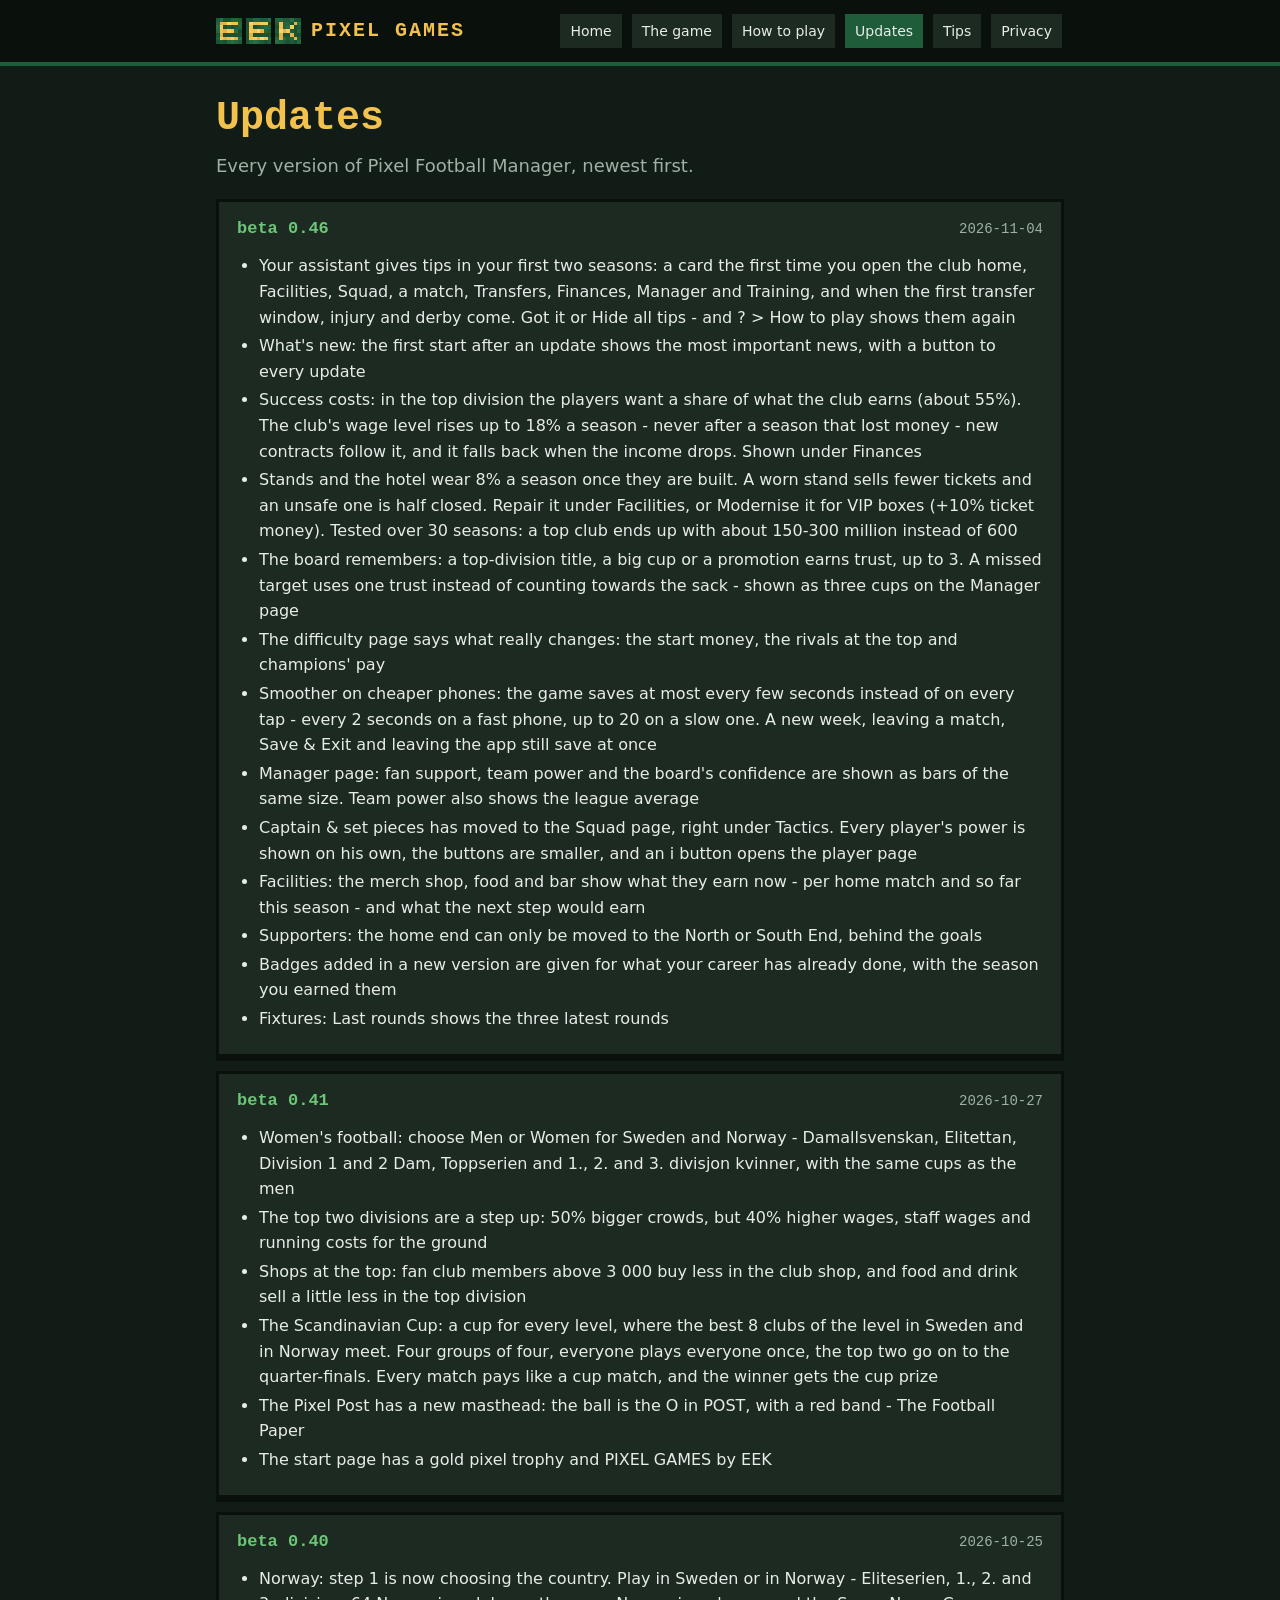
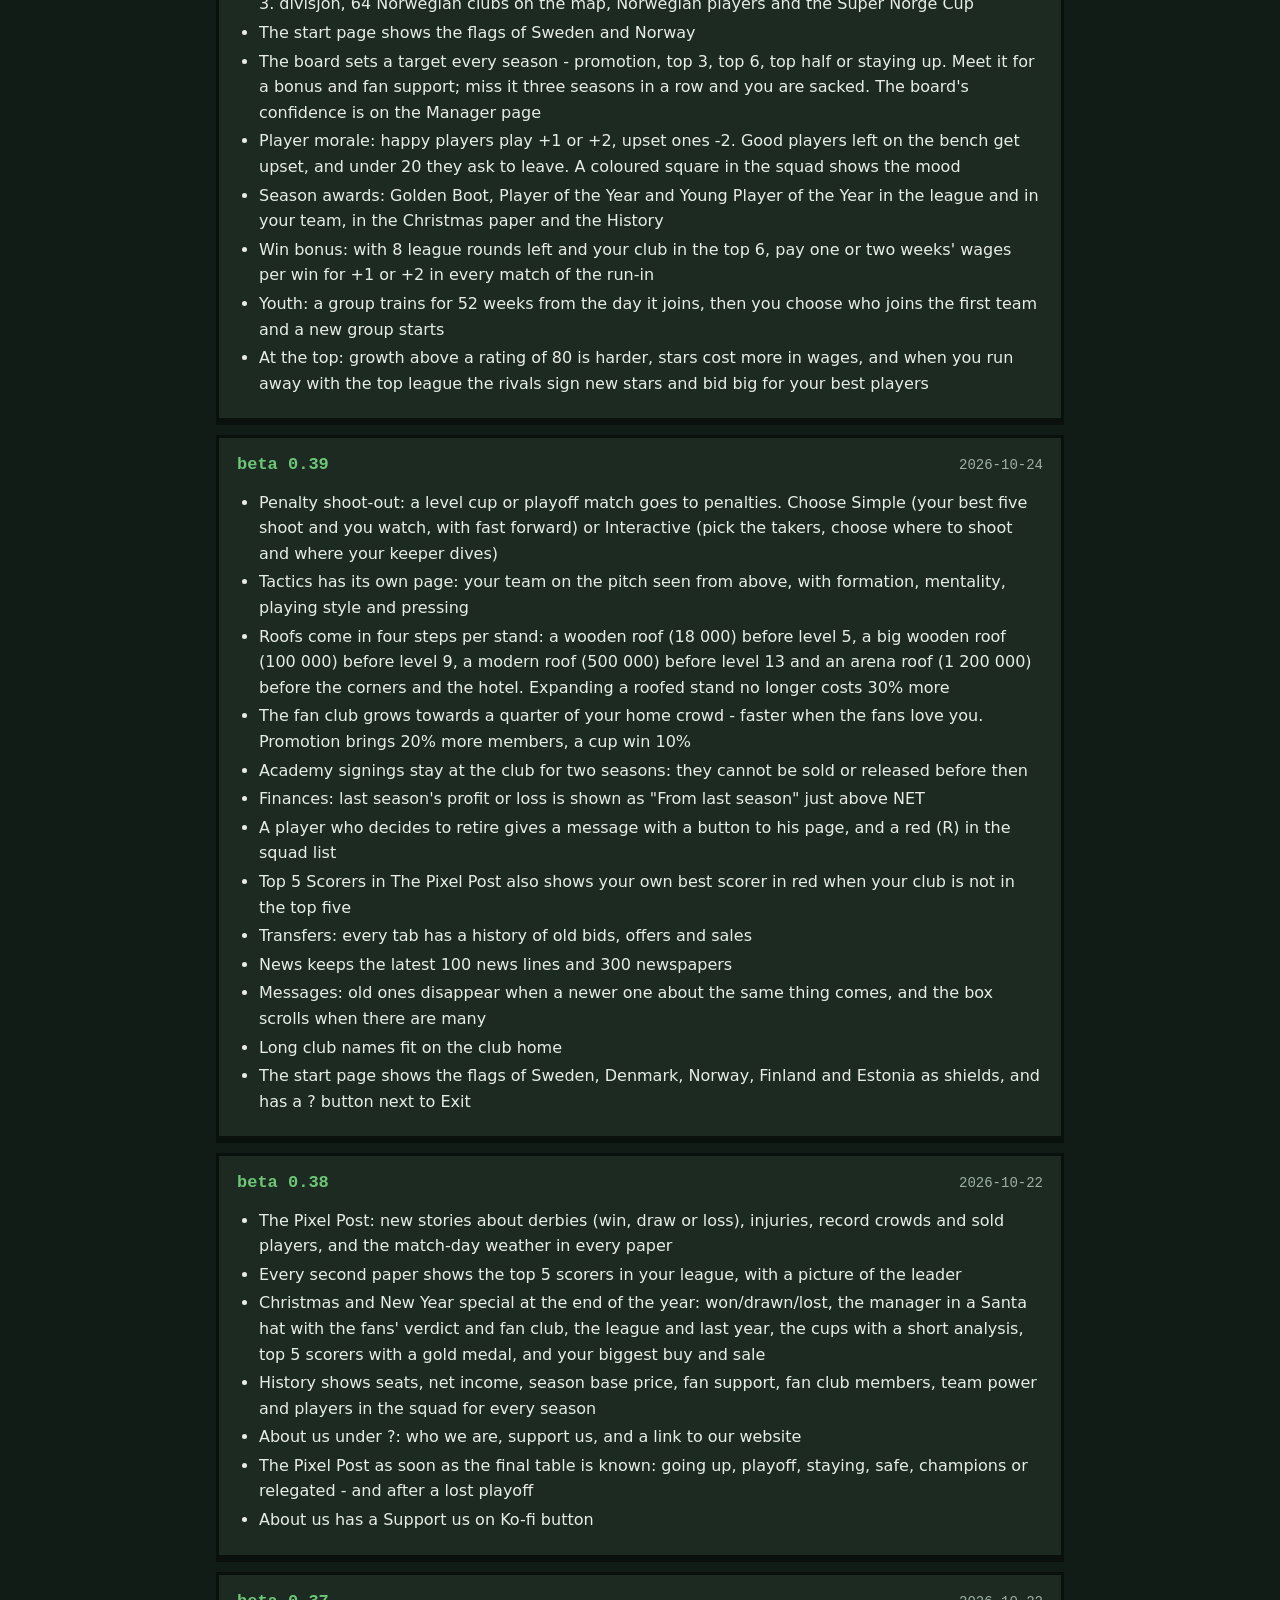
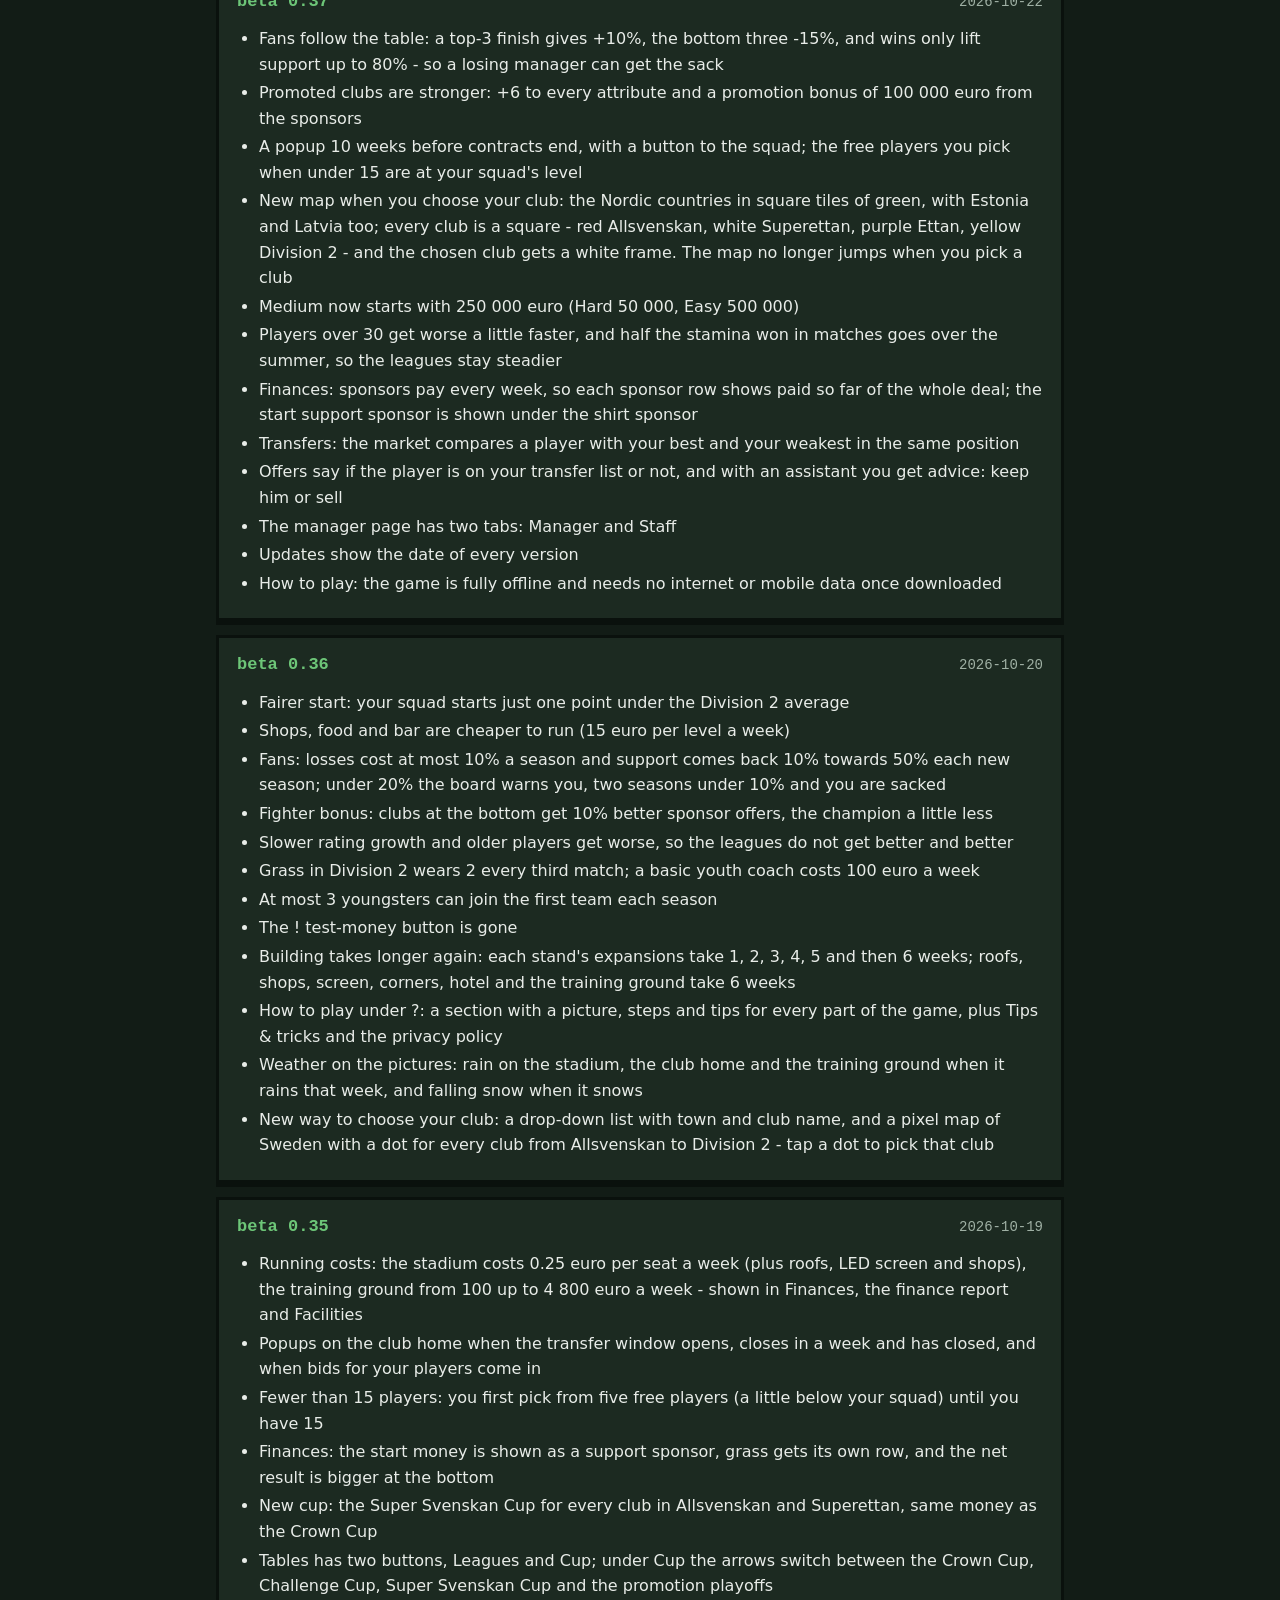
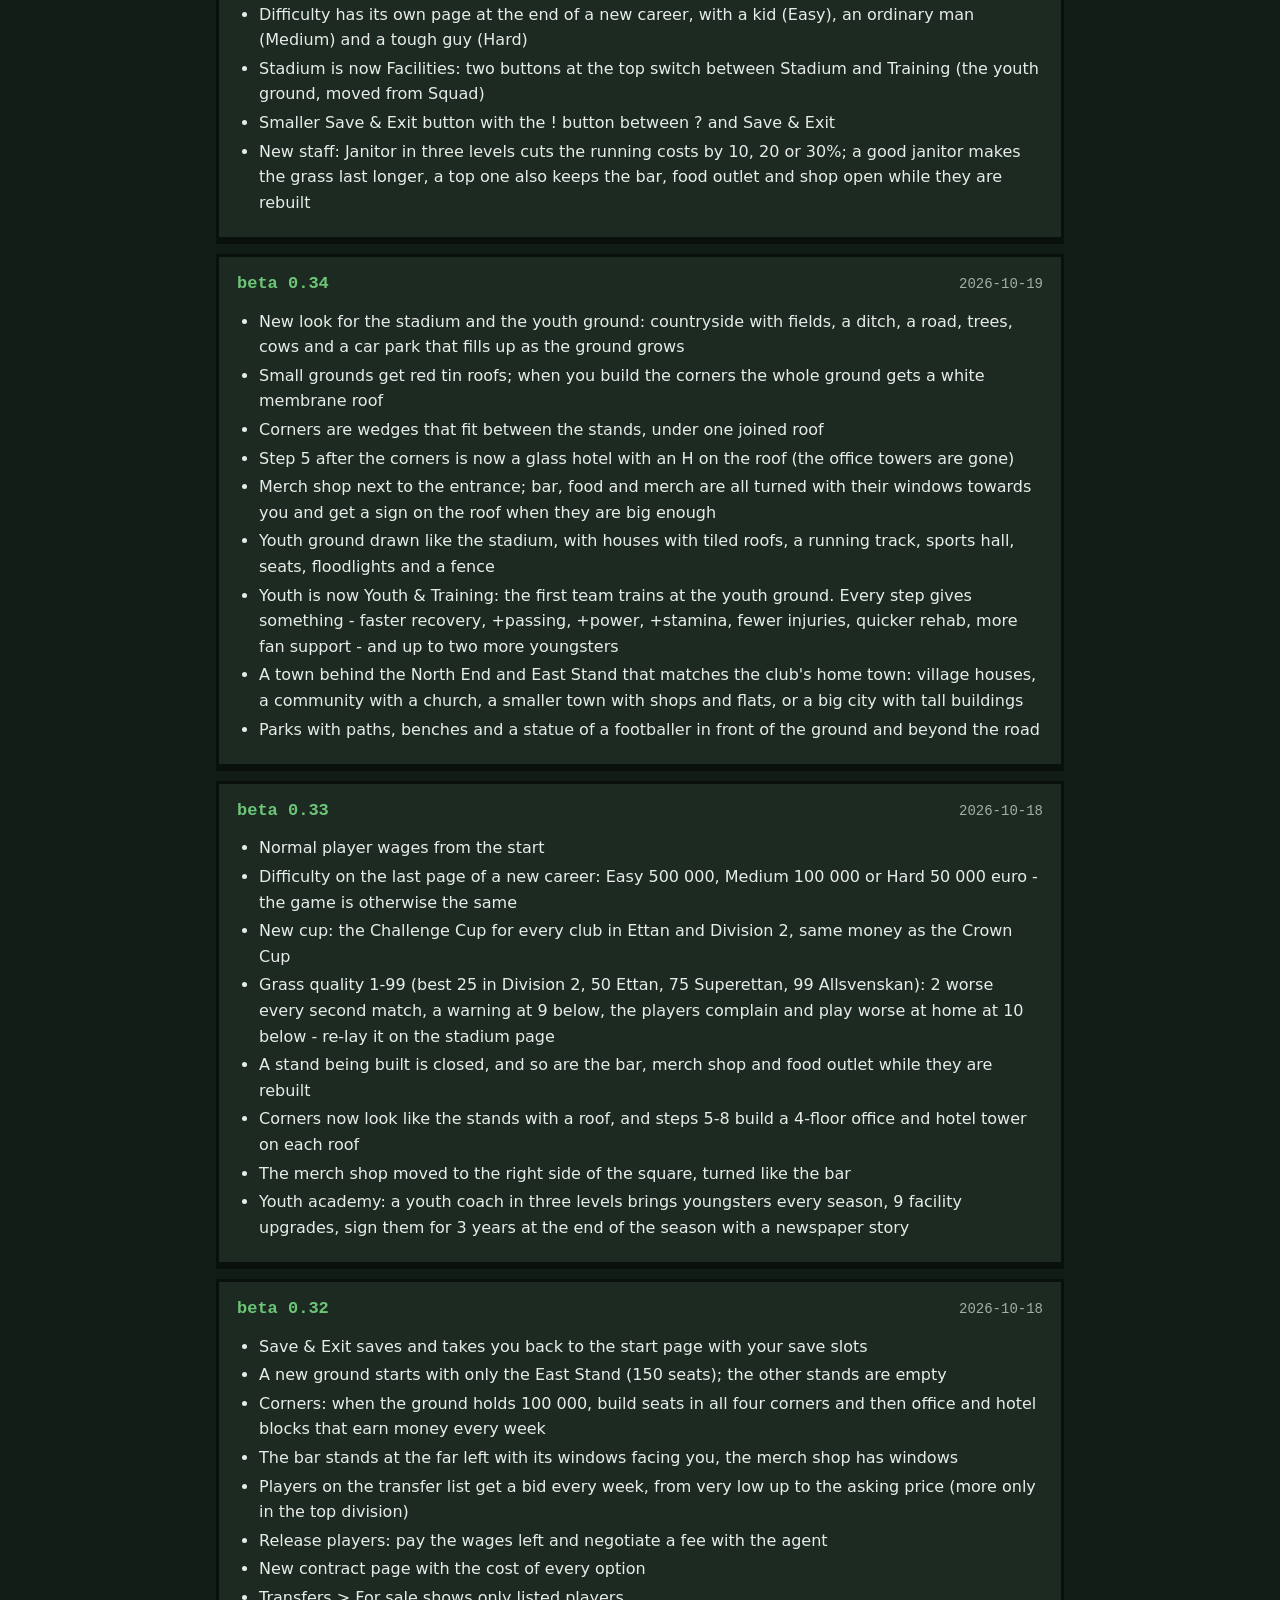
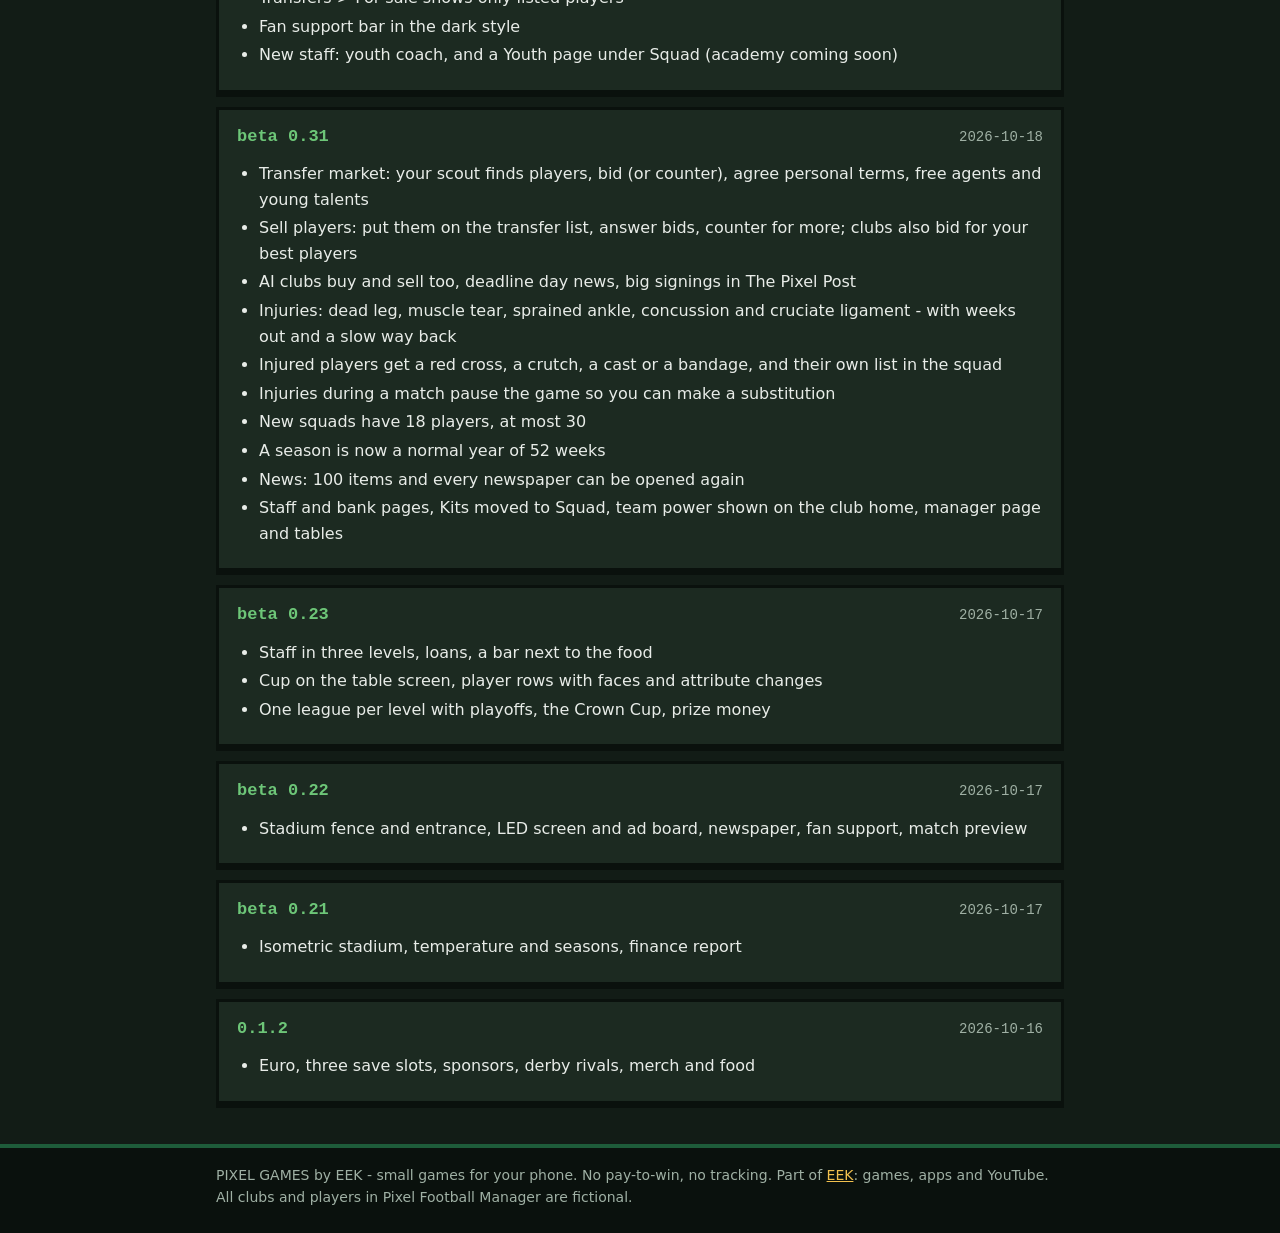
<file: football-manager/updates.html>
<!doctype html>
<html lang="en"><head><meta charset="utf-8"><meta name="viewport" content="width=device-width, initial-scale=1">
<title>Updates - Pixel Football Manager</title><link rel="stylesheet" href="../style.css?v=eek8"><link rel="icon" href="../favicon.svg" type="image/svg+xml"><link rel="icon" href="../assets/favicon-32.png" sizes="32x32"><link rel="apple-touch-icon" href="../assets/apple-touch-icon.png">
</head><body>
<header class="top"><div class="wrap"><a class="logo" href="../index.html"><svg class="mark" viewBox="0 0 23 7" width="85" height="26" shape-rendering="crispEdges" role="img" aria-label="EEK"><rect x="0" y="0" width="1" height="1" fill="#1e5c3a"/><rect x="1" y="0" width="1" height="1" fill="#266e44"/><rect x="2" y="0" width="1" height="1" fill="#1a5334"/><rect x="3" y="0" width="1" height="1" fill="#1a5334"/><rect x="4" y="0" width="1" height="1" fill="#22653f"/><rect x="5" y="0" width="1" height="1" fill="#22653f"/><rect x="6" y="0" width="1" height="1" fill="#1e5c3a"/><rect x="0" y="1" width="1" height="1" fill="#22653f"/><rect x="1" y="1" width="1" height="1" fill="#e9b343"/><rect x="2" y="1" width="1" height="1" fill="#e9b343"/><rect x="3" y="1" width="1" height="1" fill="#fad575"/><rect x="4" y="1" width="1" height="1" fill="#f2c14e"/><rect x="5" y="1" width="1" height="1" fill="#f2c14e"/><rect x="6" y="1" width="1" height="1" fill="#22653f"/><rect x="0" y="2" width="1" height="1" fill="#266e44"/><rect x="1" y="2" width="1" height="1" fill="#f6cc62"/><rect x="2" y="2" width="1" height="1" fill="#1a5334"/><rect x="3" y="2" width="1" height="1" fill="#1e5c3a"/><rect x="4" y="2" width="1" height="1" fill="#1a5334"/><rect x="5" y="2" width="1" height="1" fill="#1e5c3a"/><rect x="6" y="2" width="1" height="1" fill="#22653f"/><rect x="0" y="3" width="1" height="1" fill="#22653f"/><rect x="1" y="3" width="1" height="1" fill="#f2c14e"/><rect x="2" y="3" width="1" height="1" fill="#e9b343"/><rect x="3" y="3" width="1" height="1" fill="#f6cc62"/><rect x="4" y="3" width="1" height="1" fill="#f2c14e"/><rect x="5" y="3" width="1" height="1" fill="#266e44"/><rect x="6" y="3" width="1" height="1" fill="#1a5334"/><rect x="0" y="4" width="1" height="1" fill="#1a5334"/><rect x="1" y="4" width="1" height="1" fill="#e9b343"/><rect x="2" y="4" width="1" height="1" fill="#1a5334"/><rect x="3" y="4" width="1" height="1" fill="#1a5334"/><rect x="4" y="4" width="1" height="1" fill="#1a5334"/><rect x="5" y="4" width="1" height="1" fill="#1a5334"/><rect x="6" y="4" width="1" height="1" fill="#1a5334"/><rect x="0" y="5" width="1" height="1" fill="#1e5c3a"/><rect x="1" y="5" width="1" height="1" fill="#f6cc62"/><rect x="2" y="5" width="1" height="1" fill="#e9b343"/><rect x="3" y="5" width="1" height="1" fill="#f2c14e"/><rect x="4" y="5" width="1" height="1" fill="#f6cc62"/><rect x="5" y="5" width="1" height="1" fill="#e9b343"/><rect x="6" y="5" width="1" height="1" fill="#266e44"/><rect x="0" y="6" width="1" height="1" fill="#1a5334"/><rect x="1" y="6" width="1" height="1" fill="#1e5c3a"/><rect x="2" y="6" width="1" height="1" fill="#1a5334"/><rect x="3" y="6" width="1" height="1" fill="#22653f"/><rect x="4" y="6" width="1" height="1" fill="#266e44"/><rect x="5" y="6" width="1" height="1" fill="#22653f"/><rect x="6" y="6" width="1" height="1" fill="#1e5c3a"/><rect x="8" y="0" width="1" height="1" fill="#1a5334"/><rect x="9" y="0" width="1" height="1" fill="#1a5334"/><rect x="10" y="0" width="1" height="1" fill="#22653f"/><rect x="11" y="0" width="1" height="1" fill="#22653f"/><rect x="12" y="0" width="1" height="1" fill="#1e5c3a"/><rect x="13" y="0" width="1" height="1" fill="#1e5c3a"/><rect x="14" y="0" width="1" height="1" fill="#266e44"/><rect x="8" y="1" width="1" height="1" fill="#1a5334"/><rect x="9" y="1" width="1" height="1" fill="#fad575"/><rect x="10" y="1" width="1" height="1" fill="#f2c14e"/><rect x="11" y="1" width="1" height="1" fill="#f2c14e"/><rect x="12" y="1" width="1" height="1" fill="#f6cc62"/><rect x="13" y="1" width="1" height="1" fill="#f6cc62"/><rect x="14" y="1" width="1" height="1" fill="#1a5334"/><rect x="8" y="2" width="1" height="1" fill="#1a5334"/><rect x="9" y="2" width="1" height="1" fill="#f2c14e"/><rect x="10" y="2" width="1" height="1" fill="#1a5334"/><rect x="11" y="2" width="1" height="1" fill="#1e5c3a"/><rect x="12" y="2" width="1" height="1" fill="#22653f"/><rect x="13" y="2" width="1" height="1" fill="#266e44"/><rect x="14" y="2" width="1" height="1" fill="#22653f"/><rect x="8" y="3" width="1" height="1" fill="#1a5334"/><rect x="9" y="3" width="1" height="1" fill="#f6cc62"/><rect x="10" y="3" width="1" height="1" fill="#f2c14e"/><rect x="11" y="3" width="1" height="1" fill="#fad575"/><rect x="12" y="3" width="1" height="1" fill="#e9b343"/><rect x="13" y="3" width="1" height="1" fill="#22653f"/><rect x="14" y="3" width="1" height="1" fill="#1e5c3a"/><rect x="8" y="4" width="1" height="1" fill="#1a5334"/><rect x="9" y="4" width="1" height="1" fill="#e9b343"/><rect x="10" y="4" width="1" height="1" fill="#1a5334"/><rect x="11" y="4" width="1" height="1" fill="#1a5334"/><rect x="12" y="4" width="1" height="1" fill="#1a5334"/><rect x="13" y="4" width="1" height="1" fill="#1a5334"/><rect x="14" y="4" width="1" height="1" fill="#1a5334"/><rect x="8" y="5" width="1" height="1" fill="#1a5334"/><rect x="9" y="5" width="1" height="1" fill="#f2c14e"/><rect x="10" y="5" width="1" height="1" fill="#f6cc62"/><rect x="11" y="5" width="1" height="1" fill="#e9b343"/><rect x="12" y="5" width="1" height="1" fill="#fad575"/><rect x="13" y="5" width="1" height="1" fill="#f2c14e"/><rect x="14" y="5" width="1" height="1" fill="#22653f"/><rect x="8" y="6" width="1" height="1" fill="#1a5334"/><rect x="9" y="6" width="1" height="1" fill="#22653f"/><rect x="10" y="6" width="1" height="1" fill="#266e44"/><rect x="11" y="6" width="1" height="1" fill="#22653f"/><rect x="12" y="6" width="1" height="1" fill="#1e5c3a"/><rect x="13" y="6" width="1" height="1" fill="#1a5334"/><rect x="14" y="6" width="1" height="1" fill="#1e5c3a"/><rect x="16" y="0" width="1" height="1" fill="#22653f"/><rect x="17" y="0" width="1" height="1" fill="#22653f"/><rect x="18" y="0" width="1" height="1" fill="#1e5c3a"/><rect x="19" y="0" width="1" height="1" fill="#1e5c3a"/><rect x="20" y="0" width="1" height="1" fill="#266e44"/><rect x="21" y="0" width="1" height="1" fill="#1a5334"/><rect x="22" y="0" width="1" height="1" fill="#1a5334"/><rect x="16" y="1" width="1" height="1" fill="#1e5c3a"/><rect x="17" y="1" width="1" height="1" fill="#f2c14e"/><rect x="18" y="1" width="1" height="1" fill="#22653f"/><rect x="19" y="1" width="1" height="1" fill="#22653f"/><rect x="20" y="1" width="1" height="1" fill="#1a5334"/><rect x="21" y="1" width="1" height="1" fill="#e9b343"/><rect x="22" y="1" width="1" height="1" fill="#266e44"/><rect x="16" y="2" width="1" height="1" fill="#1a5334"/><rect x="17" y="2" width="1" height="1" fill="#f2c14e"/><rect x="18" y="2" width="1" height="1" fill="#22653f"/><rect x="19" y="2" width="1" height="1" fill="#266e44"/><rect x="20" y="2" width="1" height="1" fill="#f6cc62"/><rect x="21" y="2" width="1" height="1" fill="#1a5334"/><rect x="22" y="2" width="1" height="1" fill="#1e5c3a"/><rect x="16" y="3" width="1" height="1" fill="#1e5c3a"/><rect x="17" y="3" width="1" height="1" fill="#fad575"/><rect x="18" y="3" width="1" height="1" fill="#e9b343"/><rect x="19" y="3" width="1" height="1" fill="#f6cc62"/><rect x="20" y="3" width="1" height="1" fill="#1e5c3a"/><rect x="21" y="3" width="1" height="1" fill="#1a5334"/><rect x="22" y="3" width="1" height="1" fill="#22653f"/><rect x="16" y="4" width="1" height="1" fill="#1a5334"/><rect x="17" y="4" width="1" height="1" fill="#e9b343"/><rect x="18" y="4" width="1" height="1" fill="#1a5334"/><rect x="19" y="4" width="1" height="1" fill="#1a5334"/><rect x="20" y="4" width="1" height="1" fill="#e9b343"/><rect x="21" y="4" width="1" height="1" fill="#1a5334"/><rect x="22" y="4" width="1" height="1" fill="#1a5334"/><rect x="16" y="5" width="1" height="1" fill="#22653f"/><rect x="17" y="5" width="1" height="1" fill="#e9b343"/><rect x="18" y="5" width="1" height="1" fill="#266e44"/><rect x="19" y="5" width="1" height="1" fill="#1e5c3a"/><rect x="20" y="5" width="1" height="1" fill="#22653f"/><rect x="21" y="5" width="1" height="1" fill="#e9b343"/><rect x="22" y="5" width="1" height="1" fill="#1e5c3a"/><rect x="16" y="6" width="1" height="1" fill="#266e44"/><rect x="17" y="6" width="1" height="1" fill="#22653f"/><rect x="18" y="6" width="1" height="1" fill="#1e5c3a"/><rect x="19" y="6" width="1" height="1" fill="#1a5334"/><rect x="20" y="6" width="1" height="1" fill="#1e5c3a"/><rect x="21" y="6" width="1" height="1" fill="#1a5334"/><rect x="22" y="6" width="1" height="1" fill="#22653f"/></svg>PIXEL GAMES</a><nav><a href="../index.html">Home</a><a href="index.html">The game</a><a href="how-to-play.html">How to play</a><a href="updates.html" class="on">Updates</a><a href="tips.html">Tips</a><a href="privacy.html">Privacy</a></nav></div></header>
<main class="wrap">
<h1>Updates</h1><p class="lead">Every version of Pixel Football Manager, newest first.</p>
<div class="panel"><div class="ver"><h3>beta 0.46</h3><span>2026-11-04</span></div><ul><li>Your assistant gives tips in your first two seasons: a card the first time you open the club home, Facilities, Squad, a match, Transfers, Finances, Manager and Training, and when the first transfer window, injury and derby come. Got it or Hide all tips - and ? &gt; How to play shows them again</li><li>What&#x27;s new: the first start after an update shows the most important news, with a button to every update</li><li>Success costs: in the top division the players want a share of what the club earns (about 55%). The club&#x27;s wage level rises up to 18% a season - never after a season that lost money - new contracts follow it, and it falls back when the income drops. Shown under Finances</li><li>Stands and the hotel wear 8% a season once they are built. A worn stand sells fewer tickets and an unsafe one is half closed. Repair it under Facilities, or Modernise it for VIP boxes (+10% ticket money). Tested over 30 seasons: a top club ends up with about 150-300 million instead of 600</li><li>The board remembers: a top-division title, a big cup or a promotion earns trust, up to 3. A missed target uses one trust instead of counting towards the sack - shown as three cups on the Manager page</li><li>The difficulty page says what really changes: the start money, the rivals at the top and champions&#x27; pay</li><li>Smoother on cheaper phones: the game saves at most every few seconds instead of on every tap - every 2 seconds on a fast phone, up to 20 on a slow one. A new week, leaving a match, Save &amp; Exit and leaving the app still save at once</li><li>Manager page: fan support, team power and the board&#x27;s confidence are shown as bars of the same size. Team power also shows the league average</li><li>Captain &amp; set pieces has moved to the Squad page, right under Tactics. Every player&#x27;s power is shown on his own, the buttons are smaller, and an i button opens the player page</li><li>Facilities: the merch shop, food and bar show what they earn now - per home match and so far this season - and what the next step would earn</li><li>Supporters: the home end can only be moved to the North or South End, behind the goals</li><li>Badges added in a new version are given for what your career has already done, with the season you earned them</li><li>Fixtures: Last rounds shows the three latest rounds</li></ul></div>
<div class="panel"><div class="ver"><h3>beta 0.41</h3><span>2026-10-27</span></div><ul><li>Women&#x27;s football: choose Men or Women for Sweden and Norway - Damallsvenskan, Elitettan, Division 1 and 2 Dam, Toppserien and 1., 2. and 3. divisjon kvinner, with the same cups as the men</li><li>The top two divisions are a step up: 50% bigger crowds, but 40% higher wages, staff wages and running costs for the ground</li><li>Shops at the top: fan club members above 3 000 buy less in the club shop, and food and drink sell a little less in the top division</li><li>The Scandinavian Cup: a cup for every level, where the best 8 clubs of the level in Sweden and in Norway meet. Four groups of four, everyone plays everyone once, the top two go on to the quarter-finals. Every match pays like a cup match, and the winner gets the cup prize</li><li>The Pixel Post has a new masthead: the ball is the O in POST, with a red band - The Football Paper</li><li>The start page has a gold pixel trophy and PIXEL GAMES by EEK</li></ul></div>
<div class="panel"><div class="ver"><h3>beta 0.40</h3><span>2026-10-25</span></div><ul><li>Norway: step 1 is now choosing the country. Play in Sweden or in Norway - Eliteserien, 1., 2. and 3. divisjon, 64 Norwegian clubs on the map, Norwegian players and the Super Norge Cup</li><li>The start page shows the flags of Sweden and Norway</li><li>The board sets a target every season - promotion, top 3, top 6, top half or staying up. Meet it for a bonus and fan support; miss it three seasons in a row and you are sacked. The board&#x27;s confidence is on the Manager page</li><li>Player morale: happy players play +1 or +2, upset ones -2. Good players left on the bench get upset, and under 20 they ask to leave. A coloured square in the squad shows the mood</li><li>Season awards: Golden Boot, Player of the Year and Young Player of the Year in the league and in your team, in the Christmas paper and the History</li><li>Win bonus: with 8 league rounds left and your club in the top 6, pay one or two weeks&#x27; wages per win for +1 or +2 in every match of the run-in</li><li>Youth: a group trains for 52 weeks from the day it joins, then you choose who joins the first team and a new group starts</li><li>At the top: growth above a rating of 80 is harder, stars cost more in wages, and when you run away with the top league the rivals sign new stars and bid big for your best players</li></ul></div>
<div class="panel"><div class="ver"><h3>beta 0.39</h3><span>2026-10-24</span></div><ul><li>Penalty shoot-out: a level cup or playoff match goes to penalties. Choose Simple (your best five shoot and you watch, with fast forward) or Interactive (pick the takers, choose where to shoot and where your keeper dives)</li><li>Tactics has its own page: your team on the pitch seen from above, with formation, mentality, playing style and pressing</li><li>Roofs come in four steps per stand: a wooden roof (18 000) before level 5, a big wooden roof (100 000) before level 9, a modern roof (500 000) before level 13 and an arena roof (1 200 000) before the corners and the hotel. Expanding a roofed stand no longer costs 30% more</li><li>The fan club grows towards a quarter of your home crowd - faster when the fans love you. Promotion brings 20% more members, a cup win 10%</li><li>Academy signings stay at the club for two seasons: they cannot be sold or released before then</li><li>Finances: last season&#x27;s profit or loss is shown as &quot;From last season&quot; just above NET</li><li>A player who decides to retire gives a message with a button to his page, and a red (R) in the squad list</li><li>Top 5 Scorers in The Pixel Post also shows your own best scorer in red when your club is not in the top five</li><li>Transfers: every tab has a history of old bids, offers and sales</li><li>News keeps the latest 100 news lines and 300 newspapers</li><li>Messages: old ones disappear when a newer one about the same thing comes, and the box scrolls when there are many</li><li>Long club names fit on the club home</li><li>The start page shows the flags of Sweden, Denmark, Norway, Finland and Estonia as shields, and has a ? button next to Exit</li></ul></div>
<div class="panel"><div class="ver"><h3>beta 0.38</h3><span>2026-10-22</span></div><ul><li>The Pixel Post: new stories about derbies (win, draw or loss), injuries, record crowds and sold players, and the match-day weather in every paper</li><li>Every second paper shows the top 5 scorers in your league, with a picture of the leader</li><li>Christmas and New Year special at the end of the year: won/drawn/lost, the manager in a Santa hat with the fans&#x27; verdict and fan club, the league and last year, the cups with a short analysis, top 5 scorers with a gold medal, and your biggest buy and sale</li><li>History shows seats, net income, season base price, fan support, fan club members, team power and players in the squad for every season</li><li>About us under ?: who we are, support us, and a link to our website</li><li>The Pixel Post as soon as the final table is known: going up, playoff, staying, safe, champions or relegated - and after a lost playoff</li><li>About us has a Support us on Ko-fi button</li></ul></div>
<div class="panel"><div class="ver"><h3>beta 0.37</h3><span>2026-10-22</span></div><ul><li>Fans follow the table: a top-3 finish gives +10%, the bottom three -15%, and wins only lift support up to 80% - so a losing manager can get the sack</li><li>Promoted clubs are stronger: +6 to every attribute and a promotion bonus of 100 000 euro from the sponsors</li><li>A popup 10 weeks before contracts end, with a button to the squad; the free players you pick when under 15 are at your squad&#x27;s level</li><li>New map when you choose your club: the Nordic countries in square tiles of green, with Estonia and Latvia too; every club is a square - red Allsvenskan, white Superettan, purple Ettan, yellow Division 2 - and the chosen club gets a white frame. The map no longer jumps when you pick a club</li><li>Medium now starts with 250 000 euro (Hard 50 000, Easy 500 000)</li><li>Players over 30 get worse a little faster, and half the stamina won in matches goes over the summer, so the leagues stay steadier</li><li>Finances: sponsors pay every week, so each sponsor row shows paid so far of the whole deal; the start support sponsor is shown under the shirt sponsor</li><li>Transfers: the market compares a player with your best and your weakest in the same position</li><li>Offers say if the player is on your transfer list or not, and with an assistant you get advice: keep him or sell</li><li>The manager page has two tabs: Manager and Staff</li><li>Updates show the date of every version</li><li>How to play: the game is fully offline and needs no internet or mobile data once downloaded</li></ul></div>
<div class="panel"><div class="ver"><h3>beta 0.36</h3><span>2026-10-20</span></div><ul><li>Fairer start: your squad starts just one point under the Division 2 average</li><li>Shops, food and bar are cheaper to run (15 euro per level a week)</li><li>Fans: losses cost at most 10% a season and support comes back 10% towards 50% each new season; under 20% the board warns you, two seasons under 10% and you are sacked</li><li>Fighter bonus: clubs at the bottom get 10% better sponsor offers, the champion a little less</li><li>Slower rating growth and older players get worse, so the leagues do not get better and better</li><li>Grass in Division 2 wears 2 every third match; a basic youth coach costs 100 euro a week</li><li>At most 3 youngsters can join the first team each season</li><li>The ! test-money button is gone</li><li>Building takes longer again: each stand&#x27;s expansions take 1, 2, 3, 4, 5 and then 6 weeks; roofs, shops, screen, corners, hotel and the training ground take 6 weeks</li><li>How to play under ?: a section with a picture, steps and tips for every part of the game, plus Tips &amp; tricks and the privacy policy</li><li>Weather on the pictures: rain on the stadium, the club home and the training ground when it rains that week, and falling snow when it snows</li><li>New way to choose your club: a drop-down list with town and club name, and a pixel map of Sweden with a dot for every club from Allsvenskan to Division 2 - tap a dot to pick that club</li></ul></div>
<div class="panel"><div class="ver"><h3>beta 0.35</h3><span>2026-10-19</span></div><ul><li>Running costs: the stadium costs 0.25 euro per seat a week (plus roofs, LED screen and shops), the training ground from 100 up to 4 800 euro a week - shown in Finances, the finance report and Facilities</li><li>Popups on the club home when the transfer window opens, closes in a week and has closed, and when bids for your players come in</li><li>Fewer than 15 players: you first pick from five free players (a little below your squad) until you have 15</li><li>Finances: the start money is shown as a support sponsor, grass gets its own row, and the net result is bigger at the bottom</li><li>New cup: the Super Svenskan Cup for every club in Allsvenskan and Superettan, same money as the Crown Cup</li><li>Tables has two buttons, Leagues and Cup; under Cup the arrows switch between the Crown Cup, Challenge Cup, Super Svenskan Cup and the promotion playoffs</li><li>Difficulty has its own page at the end of a new career, with a kid (Easy), an ordinary man (Medium) and a tough guy (Hard)</li><li>Stadium is now Facilities: two buttons at the top switch between Stadium and Training (the youth ground, moved from Squad)</li><li>Smaller Save &amp; Exit button with the ! button between ? and Save &amp; Exit</li><li>New staff: Janitor in three levels cuts the running costs by 10, 20 or 30%; a good janitor makes the grass last longer, a top one also keeps the bar, food outlet and shop open while they are rebuilt</li></ul></div>
<div class="panel"><div class="ver"><h3>beta 0.34</h3><span>2026-10-19</span></div><ul><li>New look for the stadium and the youth ground: countryside with fields, a ditch, a road, trees, cows and a car park that fills up as the ground grows</li><li>Small grounds get red tin roofs; when you build the corners the whole ground gets a white membrane roof</li><li>Corners are wedges that fit between the stands, under one joined roof</li><li>Step 5 after the corners is now a glass hotel with an H on the roof (the office towers are gone)</li><li>Merch shop next to the entrance; bar, food and merch are all turned with their windows towards you and get a sign on the roof when they are big enough</li><li>Youth ground drawn like the stadium, with houses with tiled roofs, a running track, sports hall, seats, floodlights and a fence</li><li>Youth is now Youth &amp; Training: the first team trains at the youth ground. Every step gives something - faster recovery, +passing, +power, +stamina, fewer injuries, quicker rehab, more fan support - and up to two more youngsters</li><li>A town behind the North End and East Stand that matches the club&#x27;s home town: village houses, a community with a church, a smaller town with shops and flats, or a big city with tall buildings</li><li>Parks with paths, benches and a statue of a footballer in front of the ground and beyond the road</li></ul></div>
<div class="panel"><div class="ver"><h3>beta 0.33</h3><span>2026-10-18</span></div><ul><li>Normal player wages from the start</li><li>Difficulty on the last page of a new career: Easy 500 000, Medium 100 000 or Hard 50 000 euro - the game is otherwise the same</li><li>New cup: the Challenge Cup for every club in Ettan and Division 2, same money as the Crown Cup</li><li>Grass quality 1-99 (best 25 in Division 2, 50 Ettan, 75 Superettan, 99 Allsvenskan): 2 worse every second match, a warning at 9 below, the players complain and play worse at home at 10 below - re-lay it on the stadium page</li><li>A stand being built is closed, and so are the bar, merch shop and food outlet while they are rebuilt</li><li>Corners now look like the stands with a roof, and steps 5-8 build a 4-floor office and hotel tower on each roof</li><li>The merch shop moved to the right side of the square, turned like the bar</li><li>Youth academy: a youth coach in three levels brings youngsters every season, 9 facility upgrades, sign them for 3 years at the end of the season with a newspaper story</li></ul></div>
<div class="panel"><div class="ver"><h3>beta 0.32</h3><span>2026-10-18</span></div><ul><li>Save &amp; Exit saves and takes you back to the start page with your save slots</li><li>A new ground starts with only the East Stand (150 seats); the other stands are empty</li><li>Corners: when the ground holds 100 000, build seats in all four corners and then office and hotel blocks that earn money every week</li><li>The bar stands at the far left with its windows facing you, the merch shop has windows</li><li>Players on the transfer list get a bid every week, from very low up to the asking price (more only in the top division)</li><li>Release players: pay the wages left and negotiate a fee with the agent</li><li>New contract page with the cost of every option</li><li>Transfers &gt; For sale shows only listed players</li><li>Fan support bar in the dark style</li><li>New staff: youth coach, and a Youth page under Squad (academy coming soon)</li></ul></div>
<div class="panel"><div class="ver"><h3>beta 0.31</h3><span>2026-10-18</span></div><ul><li>Transfer market: your scout finds players, bid (or counter), agree personal terms, free agents and young talents</li><li>Sell players: put them on the transfer list, answer bids, counter for more; clubs also bid for your best players</li><li>AI clubs buy and sell too, deadline day news, big signings in The Pixel Post</li><li>Injuries: dead leg, muscle tear, sprained ankle, concussion and cruciate ligament - with weeks out and a slow way back</li><li>Injured players get a red cross, a crutch, a cast or a bandage, and their own list in the squad</li><li>Injuries during a match pause the game so you can make a substitution</li><li>New squads have 18 players, at most 30</li><li>A season is now a normal year of 52 weeks</li><li>News: 100 items and every newspaper can be opened again</li><li>Staff and bank pages, Kits moved to Squad, team power shown on the club home, manager page and tables</li></ul></div>
<div class="panel"><div class="ver"><h3>beta 0.23</h3><span>2026-10-17</span></div><ul><li>Staff in three levels, loans, a bar next to the food</li><li>Cup on the table screen, player rows with faces and attribute changes</li><li>One league per level with playoffs, the Crown Cup, prize money</li></ul></div>
<div class="panel"><div class="ver"><h3>beta 0.22</h3><span>2026-10-17</span></div><ul><li>Stadium fence and entrance, LED screen and ad board, newspaper, fan support, match preview</li></ul></div>
<div class="panel"><div class="ver"><h3>beta 0.21</h3><span>2026-10-17</span></div><ul><li>Isometric stadium, temperature and seasons, finance report</li></ul></div>
<div class="panel"><div class="ver"><h3>0.1.2</h3><span>2026-10-16</span></div><ul><li>Euro, three save slots, sponsors, derby rivals, merch and food</li></ul></div>
</main>
<footer><div class="wrap">PIXEL GAMES by EEK - small games for your phone. No pay-to-win, no tracking. Part of <a href="../index.html">EEK</a>: games, apps and YouTube.<br>
All clubs and players in Pixel Football Manager are fictional.</div></footer>
</body></html>
</file>
<file: style.css>
:root{--bg:#121c16;--panel:#1c2a21;--panel2:#24362a;--line:#0a110d;--text:#e8ece8;--muted:#9fb0a4;
--accent:#f2c14e;--good:#6dc678;--light:#a6dc8a;--dark:#1e5c3a}
*{box-sizing:border-box}
html{-webkit-text-size-adjust:100%}
body{margin:0;background:var(--bg);color:var(--text);font:16px/1.6 system-ui,-apple-system,"Segoe UI",Roboto,sans-serif}
a{color:var(--accent)}
.wrap{max-width:880px;margin:0 auto;padding:0 16px}
header.top{background:var(--line);border-bottom:4px solid var(--dark)}
header.top .wrap{display:flex;align-items:center;gap:14px;padding-top:12px;padding-bottom:12px;flex-wrap:wrap}
.logo{font:700 20px/1 ui-monospace,"Cascadia Mono",Consolas,monospace;letter-spacing:2px;color:var(--accent);text-decoration:none;display:flex;align-items:center;gap:10px}
.logo .mark{display:block;flex:none;height:26px;width:auto}
nav{display:flex;gap:6px;flex-wrap:wrap;margin-left:auto}
nav a{color:var(--text);text-decoration:none;padding:6px 10px;background:var(--panel);border:2px solid var(--line);box-shadow:0 3px 0 var(--line);font-size:14px}
nav a.on,nav a:hover{background:var(--dark)}
h1,h2,h3{font-family:ui-monospace,"Cascadia Mono",Consolas,monospace;line-height:1.25}
h1 small,.logo small{font-size:.5em;color:var(--muted);letter-spacing:1px}
h1{color:var(--accent);font-size:clamp(26px,6vw,40px);margin:28px 0 8px}
h2{color:var(--accent);font-size:22px;margin:32px 0 10px}
h3{color:var(--good);font-size:17px;margin:0 0 8px}
.lead{color:var(--muted);font-size:18px;margin-top:0}
.panel{background:var(--panel);border:3px solid var(--line);box-shadow:0 4px 0 var(--line);padding:16px 18px;margin:14px 0}
.grid{display:grid;grid-template-columns:repeat(auto-fit,minmax(240px,1fr));gap:14px}
.card{display:flex;gap:14px;align-items:center;text-decoration:none;color:var(--text)}
.card img{width:72px;height:72px;image-rendering:pixelated;border:3px solid var(--line)}
.btn{display:inline-block;background:var(--accent);color:#1b1608;font-weight:700;text-decoration:none;padding:10px 18px;border:3px solid var(--line);box-shadow:0 4px 0 var(--line);margin:6px 8px 6px 0}
.btn.off{background:var(--panel2);color:var(--muted);cursor:default}
.hero{width:100%;height:auto;image-rendering:pixelated;border:3px solid var(--line);display:block;margin:18px 0}
.shots{display:flex;gap:12px;overflow-x:auto;padding-bottom:8px;scroll-snap-type:x mandatory}
.shots img{height:420px;max-height:70vh;width:auto;border:3px solid var(--line);scroll-snap-align:start}
ol,ul{padding-left:22px;margin:6px 0}
li{margin:3px 0}
.tip{color:var(--good);font-size:15px;margin:8px 0 0}
.ver{display:flex;justify-content:space-between;align-items:baseline;gap:10px}
.ver span{color:var(--muted);font-size:14px;font-family:ui-monospace,Consolas,monospace}
.tag{display:inline-block;background:var(--dark);color:var(--light);font-size:13px;padding:2px 8px;margin:0 6px 6px 0}
footer{color:var(--muted);font-size:14px;border-top:4px solid var(--dark);background:var(--line);margin-top:40px}
footer .wrap{padding-top:16px;padding-bottom:24px}
.tips .field{display:block;margin:0 0 18px}
.tips .field>b{display:block;font:700 15px/1.3 ui-monospace,"Cascadia Mono",Consolas,monospace;color:var(--good);margin-bottom:8px}
.tips textarea,.tips input[type=text],.tips input[type=email]{display:block;width:100%;font:inherit;color:var(--text);background:var(--bg);border:3px solid var(--line);box-shadow:inset 0 3px 0 var(--line);padding:10px 12px;border-radius:0}
.tips textarea{resize:vertical;min-height:150px}
.tips ::placeholder{color:#5f7066}
.tips textarea:focus,.tips input:focus{outline:none;border-color:var(--accent)}
.kinds{display:flex;gap:8px;flex-wrap:wrap}
.kinds input{position:absolute;opacity:0;pointer-events:none}
.kinds span{display:inline-block;cursor:pointer;padding:8px 16px;background:var(--panel2);color:var(--text);border:3px solid var(--line);box-shadow:0 3px 0 var(--line);font:700 14px/1 ui-monospace,"Cascadia Mono",Consolas,monospace}
.kinds span:hover{background:var(--dark)}
.kinds input:checked+span{background:var(--dark);color:var(--accent)}
.kinds input:focus-visible+span{outline:2px solid var(--accent)}
.two{display:grid;grid-template-columns:1fr 1fr;gap:0 14px}
.tips button{cursor:pointer;font:inherit;font-weight:700;margin-top:4px}
.btn:active{transform:translateY(3px);box-shadow:0 1px 0 var(--line)}
.tips button:disabled{opacity:.6;cursor:default}
.tips .status{color:var(--good);font-weight:600;margin:6px 0 0}
.tips .status:empty{display:none}
.opt{color:var(--muted);font-size:13px;font-weight:400;font-family:system-ui,-apple-system,"Segoe UI",Roboto,sans-serif}
.trap{position:absolute;left:-9999px}
.features{display:grid;grid-template-columns:repeat(auto-fit,minmax(230px,1fr));gap:14px}
.feat{display:flex;flex-direction:column;gap:8px;margin:0}
.feat img{width:100%;max-width:260px;align-self:center;height:auto;border:3px solid var(--line);image-rendering:pixelated}
.feat p{margin:0;color:var(--muted);font-size:15px}
.new li{margin:5px 0}
@media (max-width:520px){nav{margin-left:0}.shots img{height:360px}.two{grid-template-columns:1fr}}
.intro .lead{max-width:640px}
.pillars{display:grid;grid-template-columns:repeat(auto-fit,minmax(220px,1fr));gap:14px;margin:20px 0 8px}
.pillar{--c:var(--good);display:flex;flex-direction:column;gap:6px;text-decoration:none;color:var(--text);background:var(--panel);border:3px solid var(--line);border-top:8px solid var(--c);box-shadow:0 4px 0 var(--line);padding:16px 18px}
.pillar b{font:700 18px/1.2 ui-monospace,"Cascadia Mono",Consolas,monospace;letter-spacing:1px;color:var(--c)}
.pillar span{color:var(--muted);font-size:15px}
.pillar:hover{background:var(--panel2)}
.pillar:active{transform:translateY(3px);box-shadow:0 1px 0 var(--line)}
.pillar.apps,.sec.apps{--c:#6fb7f2}
.pillar.road,.sec.road{--c:#f28a4e}
.sec{--c:var(--good);color:var(--c);border-left:8px solid var(--c);padding-left:12px;margin-top:44px}
.sec small{font-size:.6em;color:var(--muted);letter-spacing:1px}
.sec+.lead{font-size:16px}
.yt{display:flex;gap:18px;align-items:center;flex-wrap:wrap}
.yt p{margin:0 0 6px;color:var(--muted)}
.ytlogo{width:88px;height:88px;border-radius:50%;border:3px solid var(--line);background:var(--line)}
.ythead{margin:22px 0 10px;color:#f28a4e}
.vids{display:grid;grid-template-columns:repeat(3,1fr);gap:14px}
.vid{display:flex;flex-direction:column;gap:6px;text-decoration:none;color:var(--text);background:var(--panel);border:3px solid var(--line);box-shadow:0 4px 0 var(--line);padding:8px}
.vid:hover{background:var(--panel2)}
.vid img{width:100%;aspect-ratio:16/9;object-fit:cover;display:block;background:var(--line)}
.vid b{font-weight:600;font-size:15px;line-height:1.35}
.vid span{color:var(--muted);font:13px ui-monospace,Consolas,monospace}
.vids.shorts{grid-template-columns:repeat(3,minmax(0,200px))}
.vid.short img{aspect-ratio:9/16}
@media (max-width:640px){.vids{grid-template-columns:1fr}.vids.shorts{grid-template-columns:repeat(3,1fr);gap:8px}.vid.short b{font-size:13px}}
.btn.red{background:#e8443a;color:#fff}
.testers>p:first-child{margin-top:0}
.testers p.opt{margin:12px 0 0}
.stats{display:grid;grid-template-columns:repeat(3,1fr);gap:14px}
.stat{display:flex;flex-direction:column;gap:4px;margin:0;text-align:center}
.stat b{font:700 28px/1.1 ui-monospace,"Cascadia Mono",Consolas,monospace;color:#f28a4e}
.stat span{color:var(--muted);font-size:14px}
.partners{border-style:dashed}
@media (max-width:640px){.stats{grid-template-columns:1fr}.stat b{font-size:22px}}
.features.pairs{grid-template-columns:repeat(auto-fit,minmax(300px,1fr))}
@media (min-width:700px){.features.pairs{grid-template-columns:1fr 1fr}}
.stats+.lead{margin-top:14px}
</file>
